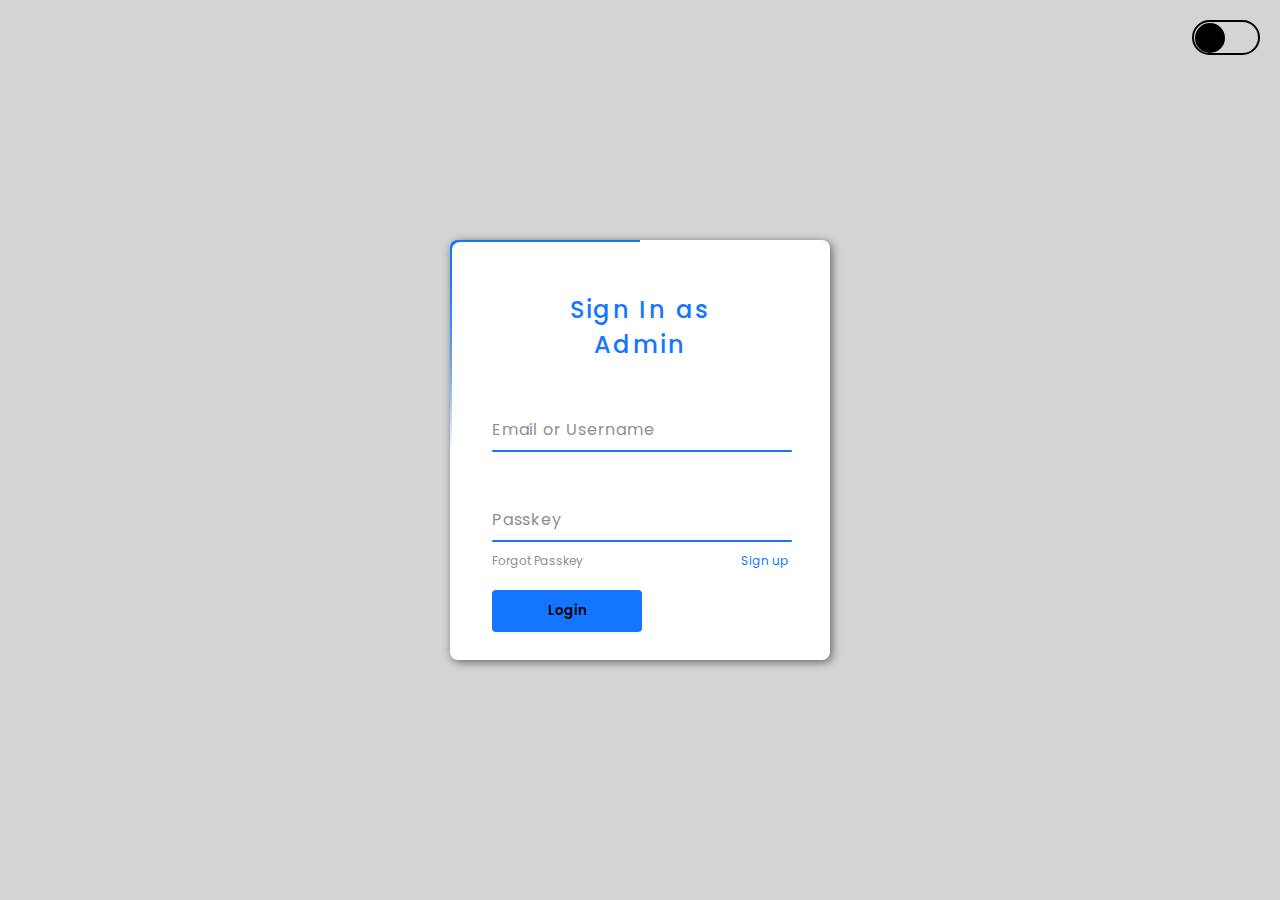
<file: admin login.html>
<!DOCTYPE html>
<html lang="en">
<head>
    <meta charset="UTF-8">
    <meta http-equiv="X-UA-Compatible" content="IE=edge">
    <meta name="viewport" content="width=device-width, initial-scale=1.0">
    <link rel="shortcut icon" href="GradeJet-Light_-_Favicon-removebg-preview.png" type="image/x-icon">
    <title>Document</title>
    <link rel="stylesheet" href="Style for startup.css">
</head>
<body>
    <div>
        <label class="toggle-btn"  id="dark-change"></label>
    </div>
        <div class="box">
            <div class="form">
                <h2>Sign In as <br> Admin</h2>
                <form>
                    <div class="inputBox">
                        <input id="emaila" type="text" required="required" oninput="setCustomValidity('')" oninvalid="setCustomValidity('Your Email or Username Here')">
                        <span>Email or Username</span>
                        <i></i>
                    </div>
                    <div class="inputBox">
                        <input id="passworda" type="password" required="required" oninput="setCustomValidity('')" oninvalid="this.setCustomValidity('Your Password Here')">
                        <span>Passkey</span>
                        <i></i>
                    </div>
                    <div class="links">
                        <a href="#">Forgot Passkey</a>
                        <a href="#">Sign up</a>
                    </div>
                    <button onclick="set(event)" class="submit" type="submit">Login</button>
                </form>
            </div>
        </div>


</body>
<script>
    
</script>
<script src="app.js"></script>

</html>
</file>
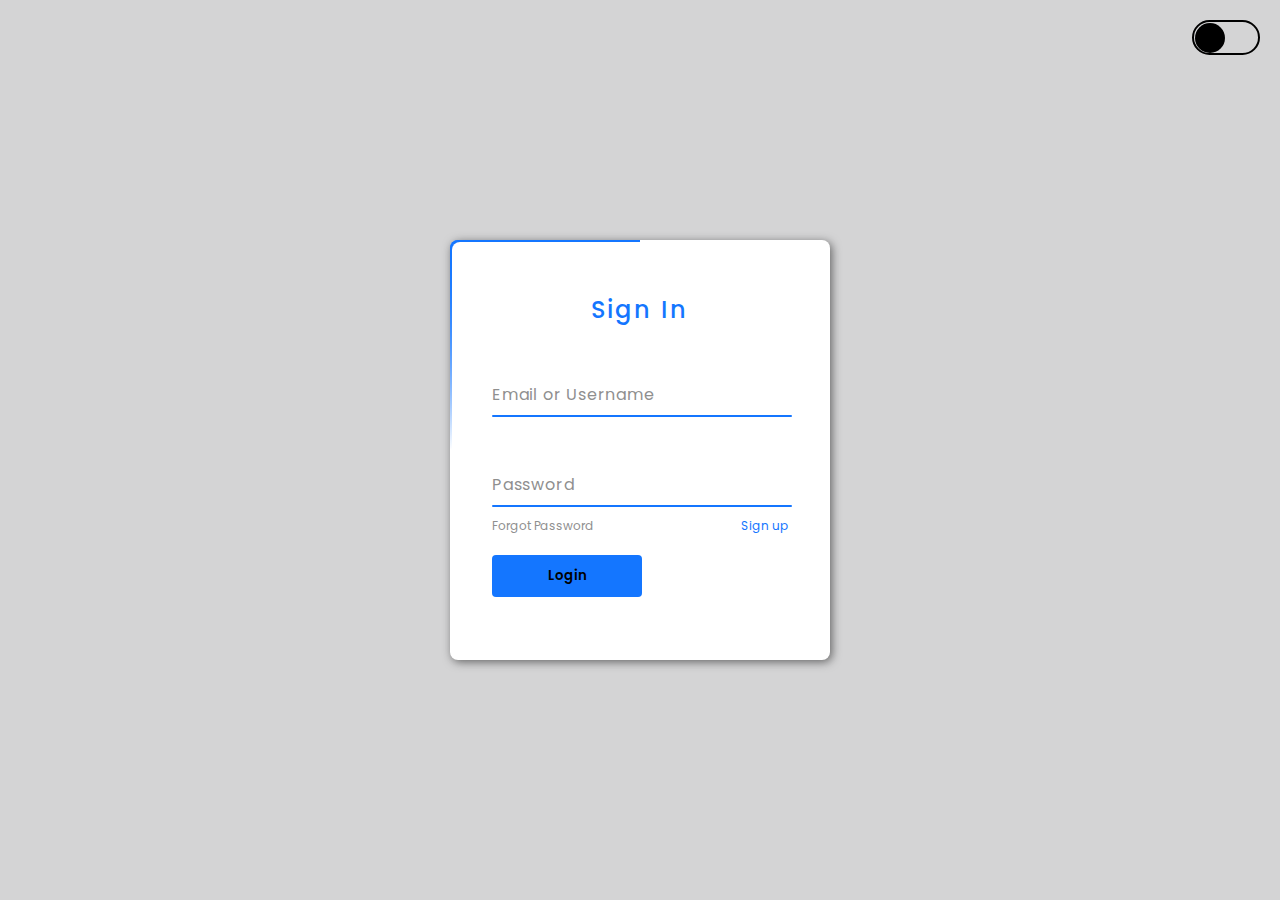
<file: Log in Page.html>
<!DOCTYPE html>
<html lang="en">
<head>
    <meta charset="UTF-8">
    <meta http-equiv="X-UA-Compatible" content="IE=edge">
    <meta name="viewport" content="width=device-width, initial-scale=1.0">
    <link rel="shortcut icon" href="GradeJet-Light_-_Favicon-removebg-preview.png" type="image/x-icon">
    <title>Log In</title>
    <link rel="stylesheet" href="Style for startup.css">
</head>
<body>
    <div>
        <label class="toggle-btn"  id="dark-change"></label>
    </div>
        <div class="box">
            <div class="form">
                <h2>Sign In</h2>
                <form>
                    <div class="inputBox">
                        <input id="email" type="text" required="required" oninput="setCustomValidity('')" oninvalid="setCustomValidity('Your Email or Username Here')">
                        <span>Email or Username</span>
                        <i></i>
                    </div>
                    <div class="inputBox">
                        <input id="password" type="password" required="required" oninput="setCustomValidity('')" oninvalid="this.setCustomValidity('Your Password Here')">
                        <span>Password</span>
                        <i></i>
                    </div>
                    <div class="links">
                        <a href="#">Forgot Password</a>
                        <a href="Sign Up page.html">Sign up</a>
                    </div>
                    <button onclick="login(event)" class="submit" type="submit">Login</button>
                </form>
            </div>
        </div>


</body>
<script src="app.js"></script>
</html>
</file>
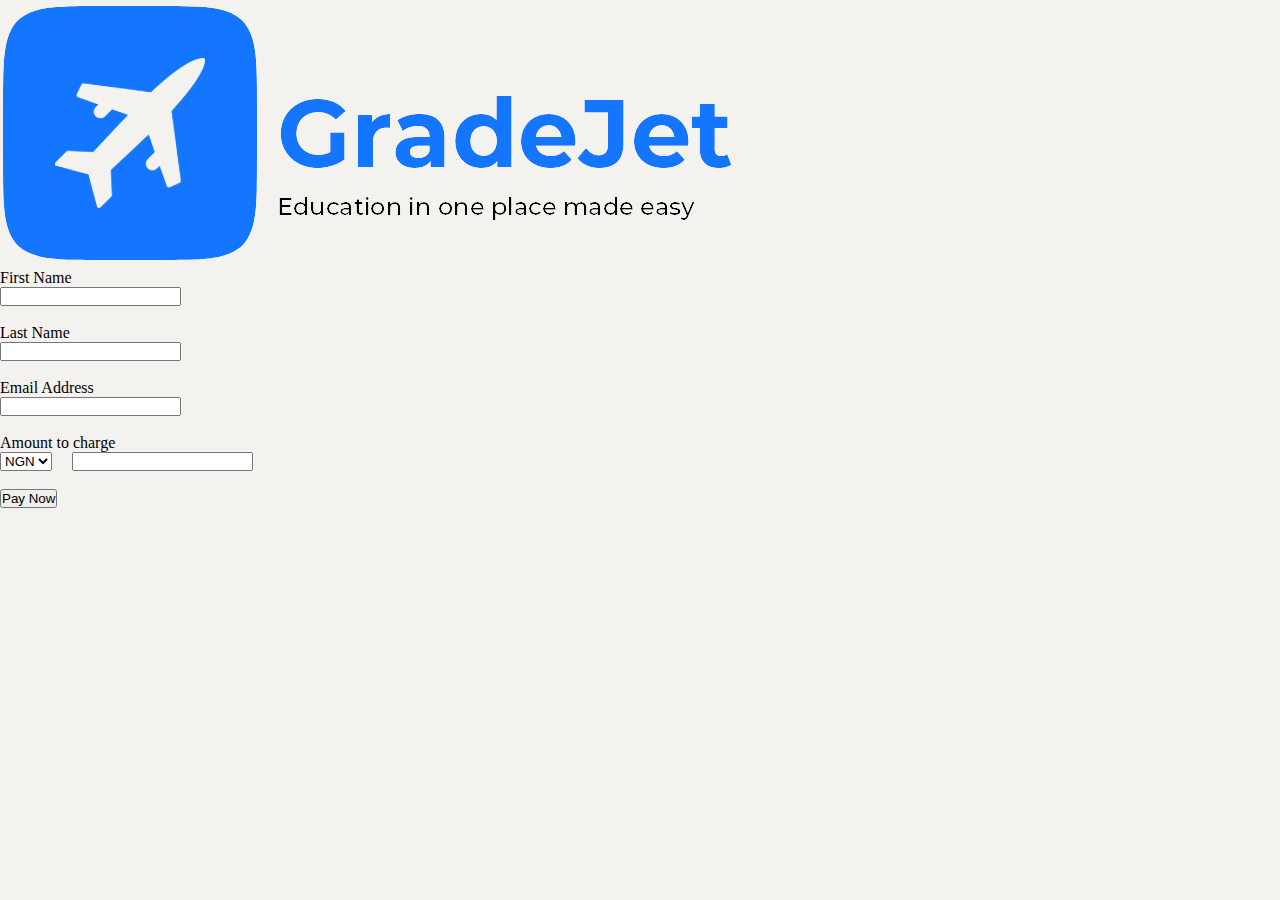
<file: payment.html>
<!DOCTYPE html>
<html lang="en">

<head>
    <meta charset="UTF-8">
    <meta http-equiv="X-UA-Compatible" content="IE=edge">
    <meta name="viewport" content="width=device-width, initial-scale=1.0">
    <title>Document</title>
    <link rel="stylesheet" href="all.css">
</head>

<body>
    <div class="sade">
        <div class="dodo">
            <img src="No back grade.png" alt="">
            <div class="form-div">
                <form id="paymentForm">
                    <div class="flex">
                        <div class="form-group">
                            <label for="first-name">First Name</label>
                            <br>
                            <input type="text" id="first-name" required />
                        </div>
                        &nbsp;
                        &nbsp;
                        <div class="form-group">
                            <label for="last-name">Last Name</label>
                            <br>
                            <input type="text" id="last-name" required />
                        </div>
                    </div>
                    <br>
                    <div class="form-group">
                        <label for="email">Email Address</label>
                        <br>
                        <input type="email" id="email-address" required />
                    </div>
                    <br>
                    <div class="form-group">
                        <label for="amount">Amount to charge</label>
                        <br>
                        <div class="flex">
                            <select>
                                <option value="">NGN</option>
                                <option value="">USD</option>
                                <option value="">EUR</option>
                                <option value="">DZD</option>
                                <option value="">ALL</option>
                                <option value="">AOA</option>
                                <option value="">XCD</option>
                                <option value="">ARS</option>
                            </select>
                            &nbsp;
                            &nbsp;
                            <input type="tel" id="amount" required />
                        </div>
                    </div>
                    <br>
                    <!-- <br> -->
                    <div class="form-submit">
                        <button type="submit" onclick="payWithPaystack()"> Pay Now </button>
                    </div>
                </form>
            </div>
        </div>
    </div>
    

</body>
<script src="https://js.paystack.co/v1/inline.js"></script>

<script>
    const paymentForm = document.getElementById('paymentForm');
    paymentForm.addEventListener("submit", payWithPaystack, false);
    function payWithPaystack(e) {
        e.preventDefault();

        let handler = PaystackPop.setup({
            key: 'pk_test_d1d678c15b0b0c3c1599b09d788ab7238b110de0', // Replace with your public key
            email: document.getElementById("email-address").value,
            amount: document.getElementById("amount").value * 100,
            ref: '' + Math.floor((Math.random() * 1000000000) + 1), // generates a pseudo-unique reference. Please replace with a reference you generated. Or remove the line entirely so our API will generate one for you
            // label: "Optional string that replaces customer email"
            onClose: function () {
                alert('Window closed.');
            },
            callback: function (response) {
                let message = 'Payment complete! Reference: ' + response.reference;
                alert(message);
            }
        });

        handler.openIframe();
    }
</script>

</html>
</file>
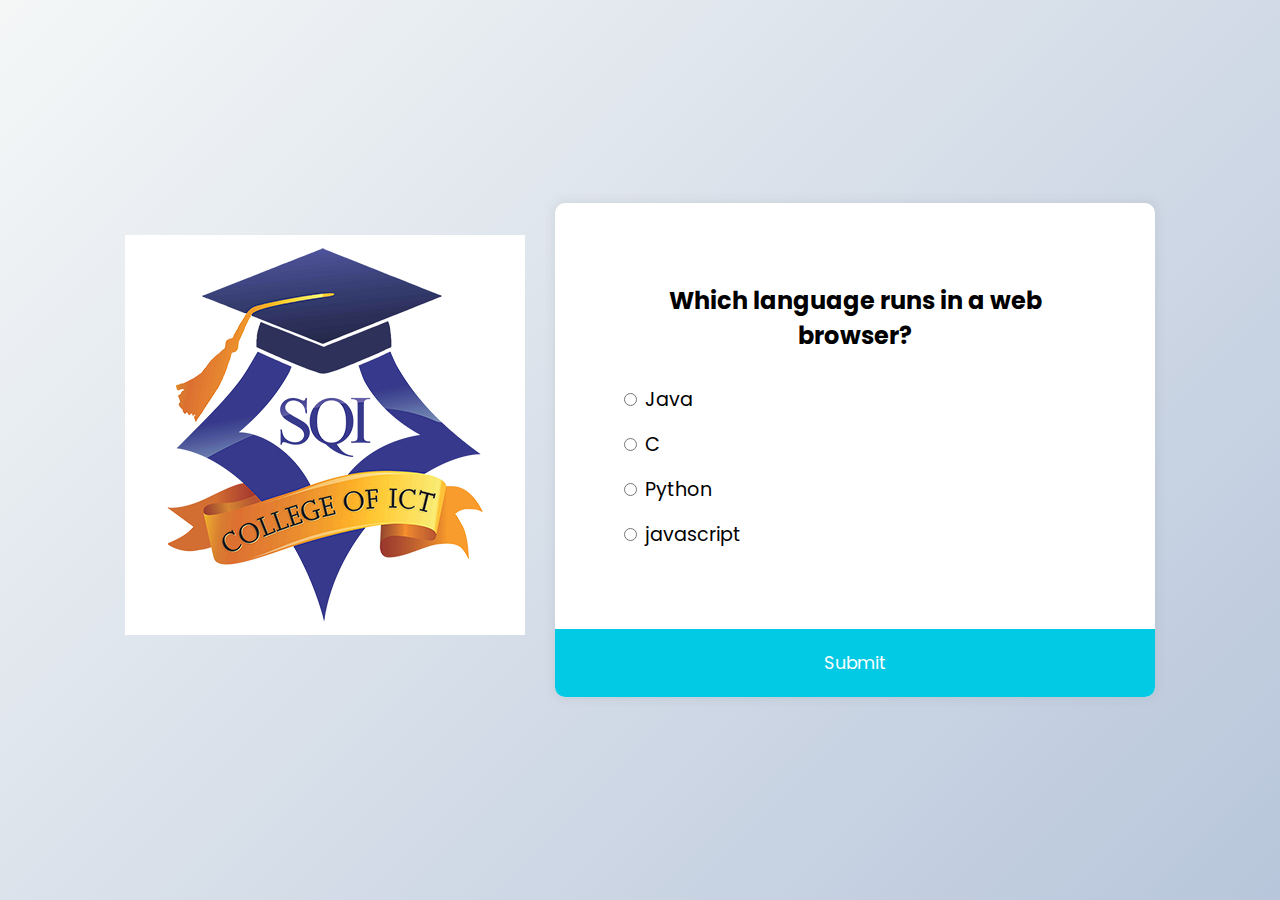
<file: quiz page.html>
<!DOCTYPE html>
<html lang="en">

<head>
  <meta charset="UTF-8">
  <meta http-equiv="X-UA-Compatible" content="IE=edge">
  <meta name="viewport" content="width=device-width, initial-scale=1.0">
  <title>Document</title>
  <style>
    /* coding with nick */
    @import url('https://fonts.googleapis.com/css2?family=Poppins:wght@200;300;400;500&display=swap');

    * {
      box-sizing: border-box;
    }

    body {
      background-color: #b8c6db;
      background-image: linear-gradient(315deg, #b8c6db 0%, #f5f7f7 100%);
      font-family: 'Poppins', sans-serif;
      display: flex;
      align-items: center;
      justify-content: center;
      height: 100vh;
      /* flex-wrap: wrap; */
      overflow: hidden;
      margin: 0;
    }

    .quiz-container {
      background-color: #fff;
      border-radius: 10px;
      box-shadow: 0 0 10px 2px rgba(100, 100, 100, 0.1);
      width: 600px;
      overflow: hidden;
    }

    .quiz-header {
      padding: 4rem;
    }

    h2 {
      padding: 1rem;
      text-align: center;
      margin: 0;
    }

    @media (max-width: 1029px) {
      body {
        flex-wrap: wrap;
      }
    }

    ul {
      list-style-type: none;
      padding: 0;
    }

    ul li {
      font-size: 1.2rem;
      margin: 1rem 0;
    }

    ul li label {
      cursor: pointer;
    }

    button {
      background-color: #03cae4;
      color: #fff;
      border: none;
      display: block;
      width: 100%;
      cursor: pointer;
      font-size: 1.1rem;
      font-family: inherit;
      padding: 1.3rem;
    }

    button:hover {
      background-color: #04adc4;
    }

    button:focus {
      outline: none;
      background-color: #44b927;
    }

    .img {
      margin-right: 30px;
      margin-bottom: 30px;
    }
  </style>
</head>

<body>
  <img class="img" src="co.jpg" alt="">
  <div class="quiz-container" id="quiz">
    <div class="quiz-header">
      <h2 id="question">Question Text</h2>
      <ul>
        <li>
          <input type="radio" name="answer" id="a" class="answer">
          <label for="a" id="a_text">Answer</label>
        </li>
        <li>
          <input type="radio" name="answer" id="b" class="answer">
          <label for="b" id="b_text">Answer</label>
        </li>
        <li>
          <input type="radio" name="answer" id="c" class="answer">
          <label for="c" id="c_text">Answer</label>
        </li>
        <li>
          <input type="radio" name="answer" id="d" class="answer">
          <label for="d" id="d_text">Answer</label>
        </li>
      </ul>
    </div>
    <button id="submit">Submit</button>
  </div>

</body>
<script>
  const quizData = [
    {
      question: "Which language runs in a web browser?",
      a: "Java",
      b: "C",
      c: "Python",
      d: "javascript",
      correct: "d",
    },
    {
      question: "What does CSS stand for?",
      a: "Central Style Sheets",
      b: "Cascading Style Sheets",
      c: "Cascading Simple Sheets",
      d: "Cars SUVs Sailboats",
      correct: "b",
    },
    {
      question: "What does HTML stand for?",
      a: "Hypertext Markup Language",
      b: "Hypertext Markdown Language",
      c: "Hyperloop Machine Language",
      d: "Helicopters Terminals Motorboats Lamborginis",
      correct: "a",
    },
    {
      question: "What year was JavaScript launched?",
      a: "1996",
      b: "1995",
      c: "1994",
      d: "none of the above",
      correct: "b",
    },
  ];
  const quiz = document.getElementById('quiz')
  const answerEls = document.querySelectorAll('.answer')
  const questionEl = document.getElementById('question')
  const a_text = document.getElementById('a_text')
  const b_text = document.getElementById('b_text')
  const c_text = document.getElementById('c_text')
  const d_text = document.getElementById('d_text')
  const submitBtn = document.getElementById('submit')
  let currentQuiz = 0
  let score = 0
  loadQuiz()
  function loadQuiz() {
    deselectAnswers()
    const currentQuizData = quizData[currentQuiz]
    questionEl.innerText = currentQuizData.question
    a_text.innerText = currentQuizData.a
    b_text.innerText = currentQuizData.b
    c_text.innerText = currentQuizData.c
    d_text.innerText = currentQuizData.d
  }
  function deselectAnswers() {
    answerEls.forEach(answerEl => answerEl.checked = false)
  }
  function getSelected() {
    let answer
    answerEls.forEach(answerEl => {
      if (answerEl.checked) {
        answer = answerEl.id
      }
    })
    return answer
  }
  submitBtn.addEventListener('click', () => {
    const answer = getSelected()
    if (answer) {
      if (answer === quizData[currentQuiz].correct) {
        score++
      }
      currentQuiz++
      if (currentQuiz < quizData.length) {
        loadQuiz()
      } else {

        quiz.innerHTML = `
           <h2>You Scored ${score}/${quizData.length} questions correctly</h2>
           <button onclick="check()">Reload</button>
           `
      }

    }

  })
  function check() {
    quiz.innerHTML = `
      <h2>You Scored ${score}/${quizData.length} questions correctly</h2>
    `
    if (score < 2) {
      alert("Oops! You didn't pass the exam, try again next time.")
      window.location.href = "Student dashboard.html"
    } else {
      alert("You've Qualified for the short test, you are now one of our student. All you need now is to make your payment and start the courses you want.")
      window.location.href = "Courses.html"
    }
  }
</script>

</html>
</file>
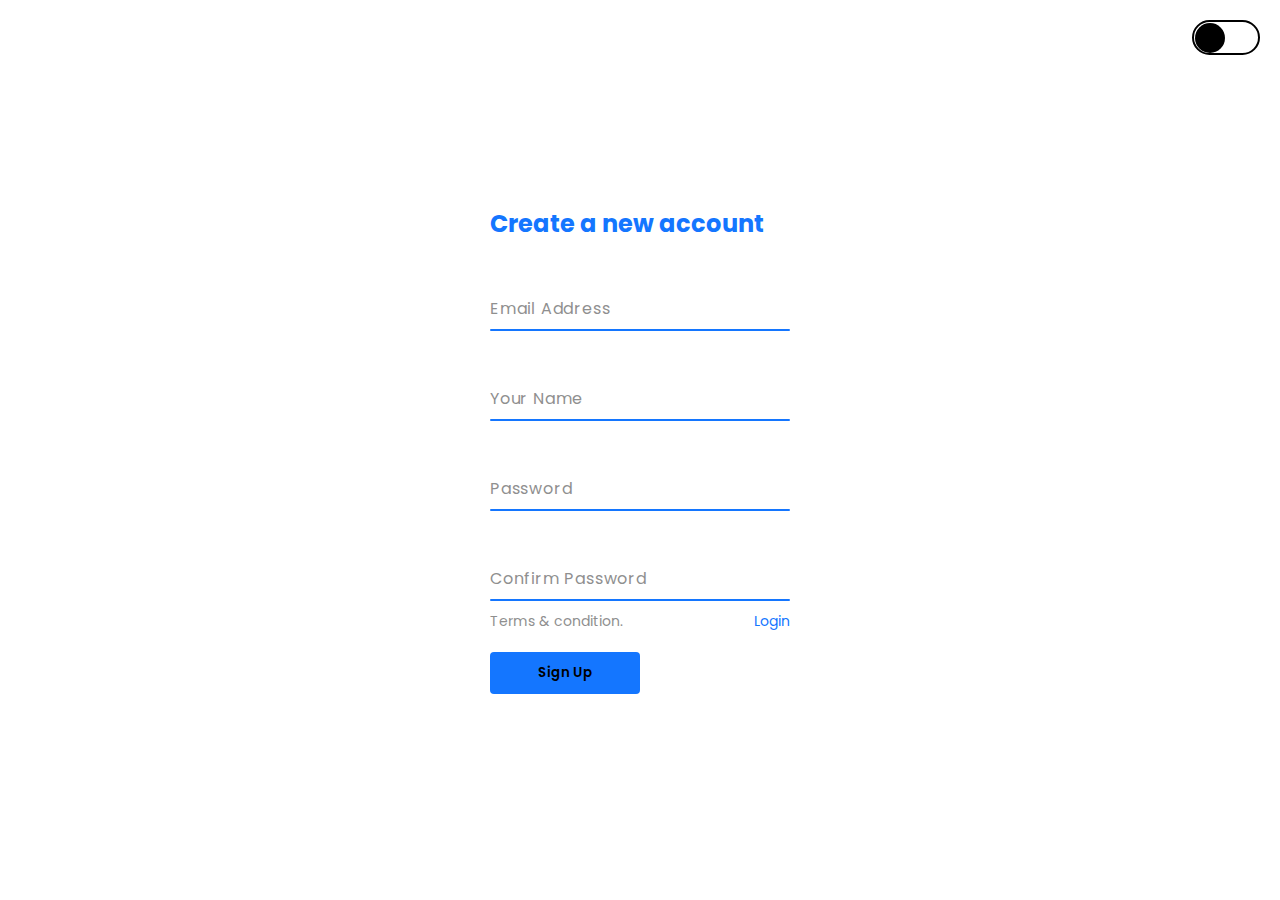
<file: Sign Up page.html>
<!DOCTYPE html>
<html lang="en">
<head>
    <meta charset="UTF-8">
    <meta http-equiv="X-UA-Compatible" content="IE=edge">
    <meta name="viewport" content="width=device-width, initial-scale=1.0">
    <link rel="shortcut icon" href="GradeJet-Light_-_Favicon-removebg-preview.png" type="image/x-icon">
    <title>Sign Up</title>
    <link rel="stylesheet" href="Style for startup.css">
    <style>
        body{
            background-color: white;
        }
        .submit{
            width: 150px;
        }
        .links a{
            font-size: 14px;
        }
    </style>
</head>
<body>
    <div>
        <label class="toggle-btn"  id="dark-change"></label>
    </div>
        <div class="box2">
            <div class="form2">
                <h2 class="create">Create a new account</h2>
                <form>
                    <div class="inputBox">
                        <input id="email2" type="email" required="required" oninput="setCustomValidity('')" oninvalid="setCustomValidity('Your Email Address Here')">
                        <span>Email Address</span>
                        <i></i>
                    </div>
                    <div class="inputBox">
                        <input  id="Name" type="text" required="required" oninput="setCustomValidity('')" oninvalid="this.setCustomValidity('Your Name Here')">
                        <span>Your Name</span>
                        <i></i>
                    </div>
                    <div class="inputBox">
                        <input  id="password2" type="password" required="required" oninput="setCustomValidity('')" oninvalid="this.setCustomValidity('Your Password Here')">
                        <span>Password</span>
                        <i></i>
                    </div>
                    <div class="inputBox">
                        <input id="conpassword" type="password" required="required" oninput="setCustomValidity('')" oninvalid="this.setCustomValidity('Confirm Your Password Here')">
                        <span>Confirm Password</span>
                        <i></i>
                    </div>
                    <div class="links">
                        <a href="#">Terms & condition.</a>
                        <a href="Log in Page.html">Login</a>
                    </div>
                    <button onclick="signup()" class="submit" type="submit">Sign Up</button>
                </form>
            </div>
        </div>


</body>
<script src="app.js"></script>
</html>
</file>
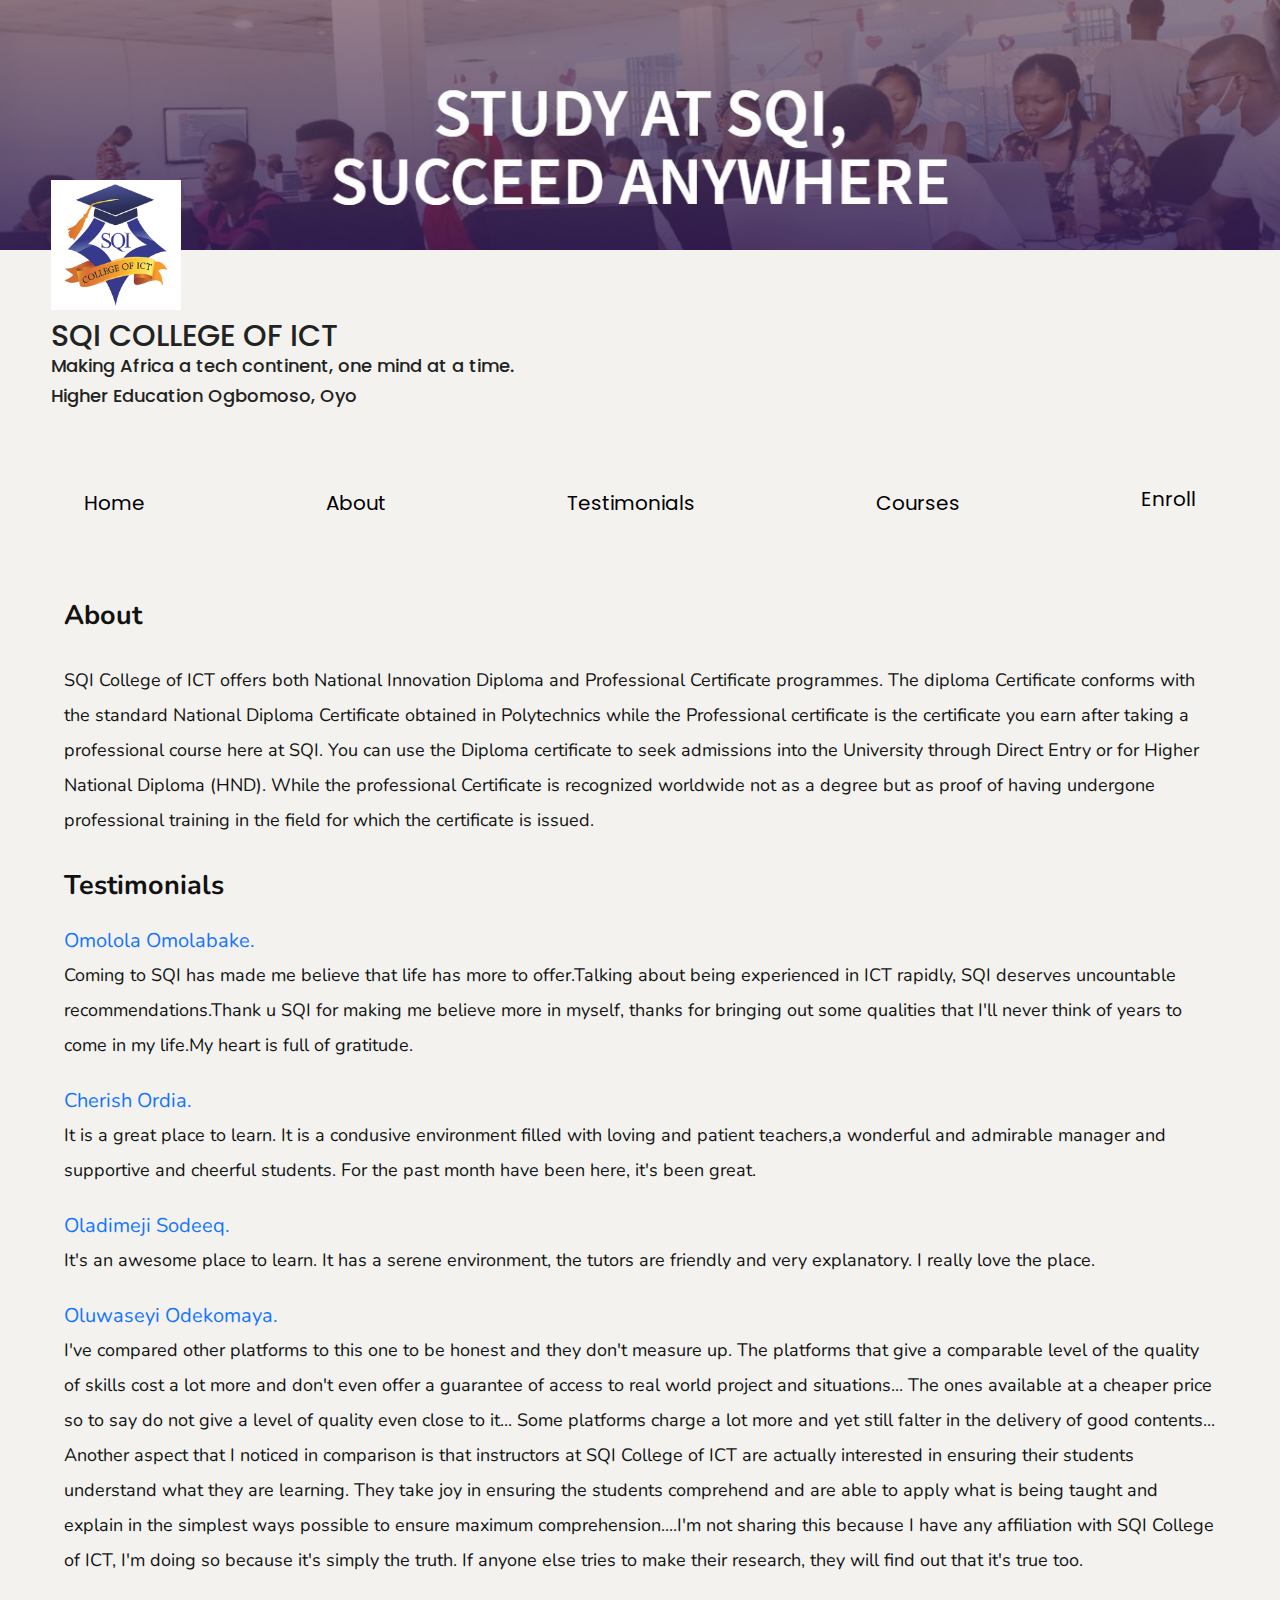
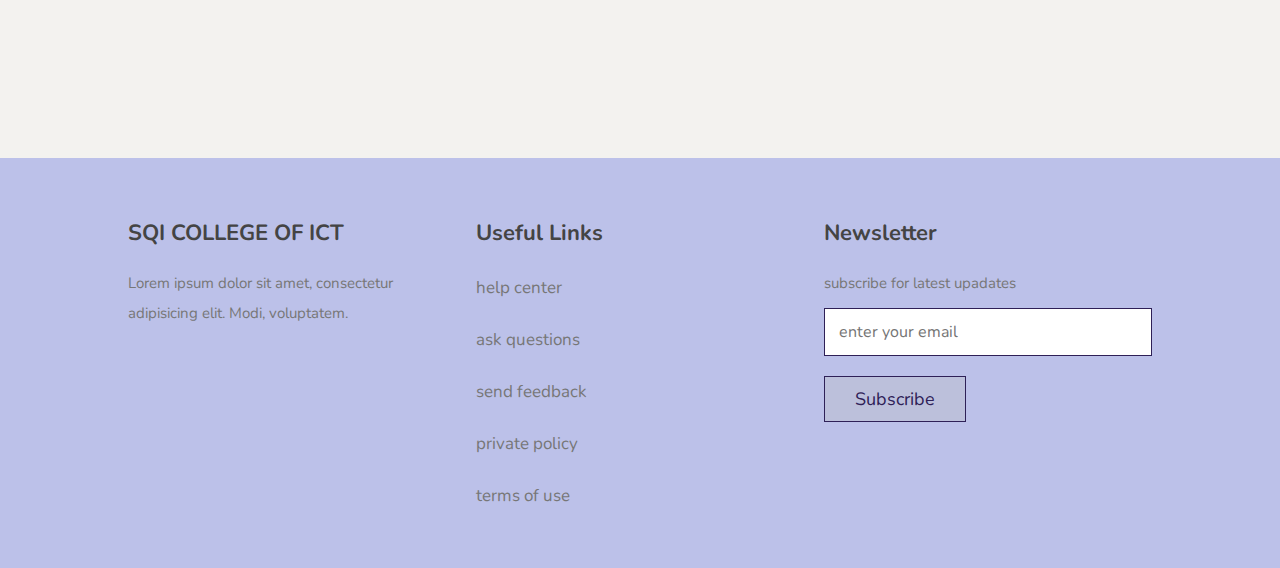
<file: SQI Profile page.html>
<!DOCTYPE html>
<html lang="en">
<head>
    <meta charset="UTF-8">
    <meta http-equiv="X-UA-Compatible" content="IE=edge">
    <meta name="viewport" content="width=device-width, initial-scale=1.0">
    <title>SQI Profile Page</title>
    <link rel="stylesheet" href="all.css">
    <link rel="stylesheet" href="today.css">
    <style>
        div{
            font-size: 18px;
        }
    </style>
</head>
<body>
    <div>
        <div class="profile-set">
            <div class="bac-sqi">
                <img class="buh" src="sqi back.jpeg" alt="">
            </div>
            <div class="info">
                <img class="real-pic" src="co.jpg" alt="">
                <div class="writing">
                    <h2>SQI COLLEGE OF ICT</h2>
                    <p>Making Africa a tech continent, one mind at a time.</p>
                    <p class="cvo">Higher Education Ogbomoso, Oyo</p>
                </div>
            </div>
        </div>
        <div class="closa">
            <div class="btn-navigation">
                <a href="#home"><button>Home</button></a>
                <a href="#about"><button>About</button></a>
                <a href="#testimonials"><button>Testimonials</button></a>
                <a href="courses.html"><button>Courses</button></a>
                <button onclick="enrol()">Enroll</button>
            </div>
            <div class="about" id="about">
                <h2>About</h2>
                <p>SQI College of ICT offers both National Innovation Diploma and Professional Certificate programmes.
    
                    The diploma Certificate conforms with the standard National Diploma Certificate obtained in Polytechnics while the Professional certificate is the certificate you earn after taking a professional course here at SQI.
                    
                    You can use the Diploma certificate to seek admissions into the University through Direct Entry or for Higher National Diploma (HND). While the professional Certificate is recognized worldwide not as a degree but as proof of having undergone professional training in the field for which the certificate is issued.</p>
            </div>
            <div class="testimonials" id="testimonials">
                <h2>Testimonials</h2>
                <div class="dive">
                    <p class="us">Omolola Omolabake.</p>
                    <p>Coming to SQI has made me believe that life has more to offer.Talking about being experienced in ICT rapidly, SQI deserves uncountable recommendations.Thank u SQI for making me believe more in myself, thanks for bringing out some qualities that I'll never think of years to come in my life.My heart is full of gratitude.</p>
                </div>
                <div class="dive">
                    <p class="us">Cherish Ordia.</p>
                    <p>It is a great place to learn. It is a condusive environment filled with loving and patient teachers,a wonderful and admirable manager and supportive and cheerful students. For the past month have been here, it's been great.</p>
                </div>
                <div class="dive">
                    <p class="us">Oladimeji Sodeeq.</p>
                    <p>It's an awesome place to learn. It has a serene environment, the tutors are friendly and very explanatory. I really love the place.</p>
                </div>
                <div class="dive">
                    <p class="us">Oluwaseyi Odekomaya.</p>
                    <p>I've compared other platforms to this one to be honest and they don't measure up. The platforms that give a comparable level of the quality of skills cost a lot more and don't even offer a guarantee of access to real world project and situations... The ones available at a cheaper price so to say do not give a level of quality even close to it... Some platforms charge a lot more and yet still falter in the delivery of good contents... Another aspect that I noticed in comparison is that instructors at SQI College of ICT are actually interested in ensuring their students understand what they are learning. They take joy in ensuring the students comprehend and are able to apply what is being taught and explain in the simplest ways possible to ensure maximum comprehension....I'm not sharing this because I have any affiliation with SQI College of ICT, I'm doing so because it's simply the truth. If anyone else tries to make their research, they will find out that it's true too.</p>
                </div>
            </div>
            <div class="star">
                <div class="enroll" id="enroll">
                    <div class="model">
                        <h2>Enroll</h2>
                        <p>We are really delighted that you chose our institution out of all, We will like to have you as one of our family and we hereby guarantee you a standard learning pace.</p>
                        <br>
                        <p>To enroll in our Institution all you have to do is click on the button below to take an entrance exam.</p>
                        <a href="quiz page.html"><button class="keg">Take Exam</button></a>
                    </div>
                </div>
            </div>
        </div>
        <section class="footer">

            <div class="box-container">
         
               <div class="box">
                  <h3> SQI COLLEGE OF ICT</h3>
                  <p>Lorem ipsum dolor sit amet, consectetur adipisicing elit. Modi, voluptatem.</p>
                  <div class="share">
                     <a href="#" class="fab fa-facebook-f"></a>
                     <a href="#" class="fab fa-twitter"></a>
                     <a href="#" class="fab fa-instagram"></a>
                     <a href="#" class="fab fa-linkedin"></a>
                  </div>
               </div>
         
               <div class="box">
                  <h3>useful links</h3>
                  <a href="#" class="link">help center</a>
                  <a href="#" class="link">ask questions</a>
                  <a href="#" class="link">send feedback</a>
                  <a href="#" class="link">private policy</a>
                  <a href="#" class="link">terms of use</a>
               </div>
         
               <div class="box">
                  <h3>newsletter</h3>
                  <p>subscribe for latest upadates</p>
                  <form action="">
                     <input type="email" name="" placeholder="enter your email" id="" class="email">
                     <input type="submit" value="subscribe" class="btn">
                  </form>
               </div>
         
            </div>
         
         
         </section>
    </div>
</body>
<script src="student.js"></script>
</html>
</file>
<file: Style for startup.css>
@import url('https://fonts.googleapis.com/css2?family=Poppins:wght@300;400;500;600;700;800;900&display=swap');

* {
    margin: 0;
    padding: 0;
    box-sizing: border-box;
    font-family: 'Poppins', sans-serif;
}

.toggle-btn {
    position: absolute;
    width: 68px;
    height: 35px;
    transition: all 0.3s linear;
    right: 20px;
    top: 20px;
    border: 2px solid;
    border-radius: 20px;
}

.toggle-btn:before {
    position: absolute;
    content: '';
    width: 30px;
    height: 30px;
    left: 1px;
    transition: all 0.3s linear;
    top: 1px;
    border-radius: 50%;
    background: #000;
    cursor: pointer;
    transition: 0.4s;
}

.toggle-btn.active:before {
    transition: all 0.3s linear;
    left: 30px;
    background: #fff;
}

body {
    transition: all 0.3s linear;
    display: flex;
    justify-content: center;
    align-items: center;
    min-height: 100vh;
    background-color: rgb(212,212,213);
}

body.night{
    background: #23242a;
    transition: all 0.3s linear;
    color: rgb(20,118,255);
}
body.night{
    background: #23242a;
    transition: all 0.3s linear;
    color: rgb(20,118,255);
}
.duck{
  display: none;
}
.box{
    position: relative;
    width: 380px;
    height: 420px;
    background: #fff;
    border-radius: 8px;
    box-shadow: 2px 2px 10px rgba(0, 0, 0, 0.534);
    overflow: hidden;
}
.box::before{
    content: "";
    position: absolute;
    top: -50%;
    left: -50%;
    width: 380px;
    height: 420px;
    background: linear-gradient(0deg, transparent, rgb(20,118,255), rgb(20,118,255));
    transform-origin: bottom right;
    animation: animate 6s linear infinite;
}
.box::after{
    content: "";
    position: absolute;
    top: -50%;
    left: -50%;
    width: 380px;
    height: 420px;
    background: linear-gradient(0deg, transparent, rgb(20,118,255), rgb(20,118,255));
    transform-origin: bottom right;
    animation: animate 6s linear infinite;
    animation-delay: -3s;
}
@keyframes animate {
    0%{
        transform: rotate(0deg);
    }
    100%{
        transform: rotate(360deg);
    }
}
.form{
    position: absolute;
    inset: 2px;
    border-radius: 8px;
    background: #fff;
    z-index: 10;
    padding: 50px 40px;
    display: flex;
    flex-direction: column;
}
.form h2{
    color: rgb(20,118,255);
    font-weight: 500;
    text-align: center;
    letter-spacing: 0.1em;
}
.logo{
    width: 150px;
    margin-left: 60px;
}
.inputBox{
    position: relative;
    width: 300px;
    margin-top: 35px;
}
.inputBox input{
    position: relative;
    width: 100%;
    padding: 20px 10px 10px;
    background: transparent;
    border: none;
    outline: none;
    color: #23242a;
    font-size: 1em;
    letter-spacing: 0.05em;
    z-index: 10;
}
.inputBox span{
    position: absolute;
    left: 0;
    padding: 20px 0px 10px;
    font-size: 1em;
    color: #8f8f8f;
    pointer-events: none;
    letter-spacing: 0.05em;
    transition: 0.5s;
}
.inputBox input:valid ~ span,
.inputBox input:focus ~ span{
    color: rgb(20,118,255);
    transform: translateX(0px) translateY(-34px);
    font-size: 0.75em;
}
.inputBox i{
    position: absolute;
    left: 0;
    bottom: 0;
    width: 100%;
    height: 2px;
    background: rgb(20,118,255);
    border-radius: 4px;
    transition: 0.5s;
    pointer-events: none;
    z-index: 9;
}
.inputBox input:valid ~ i,
.inputBox input:focus ~ i{
    height: 44px;

}
body.night .form{
    background: #28292d;
}
body.night .box{
    background: #1c1c1c;
}
.links{
    display: flex;
    justify-content: space-between;
}
.links a{
    margin: 10px 0;
    font-size: 0.75em;
    color: #8f8f8f;
    text-decoration: none;
}
.links a:hover, 
.links a:nth-child(2){
    color: rgb(20,118,255);
}
.submit{
    border: none;
    outline: none;
    background: rgb(20,118,255);
    padding: 11px 25px;
    width: 150px;
    margin-top: 10px;
    border-radius: 4px;
    font-weight: 600;
    cursor: pointer;
    color: #000;
}
.submit:active{
    opacity: 0.8;
}
.create{
    color: rgb(20,118,255);
}


:root {
    --dark-text: #f8fbff;
    --light-body: #f3f8fe;
    --light-main: #fdfdfd;
    --light-second: #c3c2c8;
    --light-hover: #f0f0f0;
    --light-text: #151426;
    --light-btn: #9796f0;
    --blue: #0000ff;
    --white: #fff;
    --shadow: rgba(100, 100, 111, 0.2) 0px 7px 29px 0px;
    --font-family: "Poppins";
  }
  .calendar {
    height: fit-content;
    width: max-content;
    background-color: white;
    border-radius: 25px;
    overflow: hidden;
    font-family: 'Poppins', sans-serif;
    padding: 30px 50px 0px 50px;
  }
  .calendar {
    box-shadow: var(--shadow);
  }
  .calendar-header {
    background: #9796f0;
    display: flex;
    justify-content: space-between;
    align-items: center;
    font-weight: 700;
    color: var(--white);
    padding: 10px;
  }
  .calendar-body {
    pad: 10px;
  }
  .calendar-week-days {
    display: grid;
    grid-template-columns: repeat(7, 1fr);
    font-weight: 600;
    cursor: pointer;
    color:rgb(104, 104, 104);
  }
  .calendar-week-days div:hover {
  color:black;
  transform: scale(1.2);
  transition: all .2s ease-in-out;
  }
  .calendar-week-days div {
    display: grid;
    place-items: center;
    color: var(--bg-second);
    height: 50px;
  }
  .calendar-days {
    display: grid;
    grid-template-columns: repeat(7, 1fr);
    gap: 2px;
    color: var(--color-txt);
  }
  .calendar-days div {
    width: 37px;
    height: 33px;
    display: flex;
    align-items: center;
    justify-content: center;
    padding: 5px;
    position: relative;
    cursor: pointer;
    animation: to-top 1s forwards;
  }
  .month-picker {
    padding: 5px 10px;
    border-radius: 10px;
    cursor: pointer;
  }
  .month-picker:hover {
    background-color: var(--color-hover);
  }
  .month-picker:hover {
    color: var(--color-txt);
  }
  .year-picker {
    display: flex;
    align-items: center;
  }
  .year-change {
    height: 30px;
    width: 30px;
    border-radius: 50%;
    display: grid;
    place-items: center;
    margin: 0px 10px;
    cursor: pointer;
  }
  .year-change:hover {
    background-color: var(--light-btn);
    transition:all .2s ease-in-out ;
    transform: scale(1.12);
  }
  .year-change:hover pre {
    color: var(--bg-body);
  }
  .calendar-footer {
    padding: 10px;
    display: flex;
    justify-content: flex-end;
    align-items: center;
  }
  #year:hover{
    cursor: pointer;
    transform: scale(1.2);
    transition: all 0.2 ease-in-out;
  }
  .calendar-days div span {
    position: absolute;
  }
   .calendar-days div:hover {
    transition: width 0.2s ease-in-out, height 0.2s ease-in-out;
    background-color: #fbc7d4;
    border-radius: 20%;
    color: var(--dark-text);
  }
  .calendar-days div.current-date {
    color: var(--dark-text);
    background-color: var(--light-btn);
    border-radius: 20%;
  }
  .month-list {
    position: relative;
    left: 0;
    top: -50px;
    background-color: #ebebeb;
    color: var(--light-text);
    display: grid;
    grid-template-columns: repeat(3, auto);
    gap: 5px;
    border-radius: 20px;
  }
  .month-list > div {
    display: grid;
    place-content: center;
    margin: 5px 10px;
    transition: all 0.2s ease-in-out;
  }
  .month-list > div > div {
    border-radius: 15px;
    padding: 10px;
    cursor: pointer;
  }
  .month-list > div > div:hover {
    background-color:var(--light-btn);
    color: var(--dark-text);
    transform: scale(0.9);
    transition: all 0.2s ease-in-out;
  }
  .month-list.show {
    visibility: visible;
    pointer-events: visible;
    transition: 0.6s ease-in-out;
    animation: to-left .71s forwards;
  }
  .month-list.hideonce{
    visibility: hidden;
  }
  .month-list.hide {
    animation: to-right 1s forwards;
    visibility: none;
    pointer-events: none;
  }
  .date-time-formate {
    width: max-content;
    height: max-content;
    font-family: Dubai Light, Century Gothic;
    position: relative;
    display: inline;
    top: 140px;
    justify-content: center;
  }
  .day-text-formate {
    font-family: Microsoft JhengHei UI;
    font-size: 1.4rem;
    padding-right: 5%;
    border-right: 3px solid #9796f0;
    position: absolute;
    left: -1rem;
  }
  .date-time-value {
    display: block;
    height: max-content;
    width: max-content;
    position: relative;
    left: 40%;
    top: -18px;
    text-align: center;
  }
  .time-formate {
    font-size: 1.5rem;
  }
  .time-formate.hideTime {
    animation: hidetime 1.5s forwards;
  }
  .day-text-formate.hidetime {
    animation: hidetime 1.5s forwards;
  }
  .date-formate.hideTime {
    animation: hidetime 1.5s forwards;
  }
  .day-text-formate.showtime{
    animation: showtime 1s forwards;
  }
  .time-formate.showtime {
    animation: showtime 1s forwards;
  }
  .date-formate.showtime {
    animation: showtime 1s forwards;
  }
  @keyframes to-top {
    0% {
      transform: translateY(0);
      opacity: 0;
    }
    100% {
      transform: translateY(100%);
      opacity: 1;
    }
  }
  @keyframes to-left {
    0% {
      transform: translatex(230%);
      opacity: 1;
    }
    100% {
      transform: translatex(0);
      opacity: 1;
    }
  }
  @keyframes to-right {
    10% {
      transform: translatex(0);
      opacity: 1;
    }
    100% {
      transform: translatex(-150%);
      opacity: 1;
    }
  }
  @keyframes showtime {
    0% {
      transform: translatex(250%);
      opacity: 1;
    }
    100% {
      transform: translatex(0%);
      opacity: 1;
    }
  }
  @keyframes hidetime {
    0% {
      transform: translatex(0%);
      opacity: 1;
    }
    100% {
      transform: translatex(-370%);
      opacity: 1;
    }
  }
  @media (max-width:375px) {
    .month-list>div{
  
      margin: 5px 0px;
    }
  }
</file>
<file: all.css>
@import url('https://fonts.googleapis.com/css2?family=Poppins:ital,wght@0,500;0,600;0,700;1,600&display=swap');
@import url('https://fonts.googleapis.com/css2?family=Montserrat:ital,wght@0,100;0,200;0,300;0,400;0,500;0,600;0,700;1,100;1,200;1,300;1,400;1,500;1,700&display=swap');

* {
  margin: 0;
  padding: 0;
  box-sizing: border-box;
}

.large {
  display: flex;
  width: 100%;
}

.aside {
  width: 320px;
  background-color: rgb(2, 38, 90);
  height: 100%;
  padding-bottom: 20px;
}
.duck{
  /* border: 1px solid black; */
  padding: 20px;
  border-radius: 20px;
  box-shadow: 2px 2px 10px rgba(0, 0, 0, 0.479);

  text-align: center;
  height: 600px;
  width: 400px;
}
.bla{
  /* background-color: #fff; */
  padding: 10px;
  width: 100%;
  display: flex;
  flex-wrap: wrap;
  font-family: 'Poppins', sans-serif;
  font-size: 18px;
  color: #1476ff;
  box-shadow: 2px 2px 10px rgba(0, 0, 0, 0.171);
  height: 450px;
}
.show {
  width: 100%;
  height: 656px;
}
.duck img{
  width: 280px;
  margin: auto;
}
.school-info {
  background-color: rgb(8, 13, 59);
  width: 100%;
  text-align: center;
  padding: 10px;
  /* height: 80px; */
}

.admin-image {
  width: 80px;
  border-radius: 100%;
}

.img-btn {
  background: none;
  border: 0;
  margin: 0 60px;

}

.school-info h4 {
  color: white;
  font-size: 17px;
  margin: 5px 0;
  font-family: 'Montserrat', sans-serif;
}




body {
  background-color: rgb(243, 242, 239);
  padding: 0;
  margin: 0;
}


.flexible {
  display: flex;
  align-items: center;
  font-size: 18px;
}

.dashboard {
  display: flex;
  align-items: center;
  justify-content: space-between;
  padding: 15px;
  color: white;
  cursor: pointer;
  font-family: 'Poppins', sans-serif;
  transition: all 0.3s linear;
}

.dashboard:hover {
  background-color: rgba(8, 13, 59, 0.452);
}

.flexible i {
  color: orange;
}

.nav {
  background-color: white;
  width: 100%;
  /* height: 100px; */
  padding: 5px 10px;
  box-shadow: 2px 2px 5px rgba(0, 0, 0, 0.185);
  display: flex;
  justify-content: space-between;
  align-items: center;
}

.input-bar input {
  width: 500px;
  outline: none;
  font-size: 20px;
  background-color: white;
  border: 0px solid black;
}

.input-bar input::placeholder {
  font-family: 'Poppins', sans-serif;
}

.input-bar i {
  font-size: 25px;
  color: grey;
}

.input-bar {
  display: flex;
  align-items: center;
  /* border: 1px solid black; */
  width: fit-content;
  padding: 8px;
  box-shadow: 3px 5px 3px rgba(0, 0, 0, 0.096);
  border-radius: 70px;
}

.right-text {
  text-align: right;
  font-family: 'Montserrat', sans-serif;
}

.tot {
  font-weight: 600;
  font-size: 18px;
}

.admin-img {
  width: 50px;
  border-radius: 100%;
}

.admin-odd {
  display: flex;
  align-items: center;
  padding: 8px;
  transition: all 0.2s linear;
  border-radius: 5px;
}

.admin-odd:hover {
  background-color: rgba(13, 25, 129, 0.055);
}

.premium {
  border: 2px solid rgb(10, 102, 194);
  font-family: 'Poppins', sans-serif;
  font-size: 15px;
  background-color: whitesmoke;
  width: 118px;
  height: 50px;
  color: grey;
  border-radius: 50px;
}

.premium:hover {
  border: 3px solid rgb(10, 102, 194);
  background-color: rgba(10, 102, 194, 0.075);
}

.viva {
  display: flex;
  align-items: center;
}

.lang {
  padding: 10px;
  font-size: 18px;
  background: none;
  border-radius: 20px;
  font-family: 'Montserrat', sans-serif;
  border: none;
  box-shadow: 0 0 5px 3px rgba(0, 0, 0, 0.11);
}

.vex {
  display: flex;
  align-items: center;
}

.content {
  position: absolute;
  background-color: white;
  box-shadow: 2px 2px 5px rgba(0, 0, 0, 0.116);
  padding: 5px;
  font-size: 20px;
  text-align: center;
  width: 120px;
  font-family: 'Poppins', sans-serif;
  right: -6px;
  display: none;
  top: 50px;
  border-radius: 5px 5px 10px 10px;
  line-height: 30px;
}

.content p {
  cursor: pointer;
}

.content p:hover {
  background-color: rgba(128, 128, 128, 0.116);
}

.bruh {
  position: relative;
}

.bruh:focus-within .content {
  display: block;
}

.body,
.body2,
.body3 {
  background: transparent;
  width: 100%;
  padding: 17px;
  display: block;
  height: 580px;

}

.body2,
.body3 {
  display: none;
}

* {
  margin: 0;
  padding: 0;
}

.board {
  background-color: white;
  border-radius: 10px;
  width: 100%;
  box-shadow: 2px 2px 10px rgba(0, 0, 0, 0.158);
  padding: 20px;
  height: fit-content;
  margin-top: 50px;
}

.board h2 {
  font-weight: 500;
  color: #121212;
  font-family: 'Poppins', sans-serif;
}

.board input {
  width: 100%;
  border: 0;
  outline: none;
  color: #111;
  border-radius: 10px;
  padding: 10px;
  margin-top: 20px;
  font-size: 20px;
  background-color: #e2dede49;
}

.header {
  font-family: 'Montserrat', sans-serif;
  font-size: 26px;
  margin: 20px 10px;
}

.cic {
  display: flex;
  margin: 0 10px;
  align-items: center;
  font-family: 'Poppins', sans-serif;
}

.uj {
  color: rgb(10, 102, 194);
}

.goin {
  width: 260px;
  padding: 20px;
  display: flex;
  align-items: center;
  justify-content: space-between;
  height: 130px;
  background-color: white;
  border-radius: 10px;
  box-shadow: 2px 2px 10px rgba(0, 0, 0, 0.041);
}

.sel {
  font-weight: 700;
}

.goin div {
  text-align: right;
  font-size: 20px;
  font-family: 'Poppins', sans-serif;
}

.fa-users,
.fa-graduation-cap,
.uni,
.koke,
.fa-money-bill-alt {
  color: rgb(10, 102, 194);
  background-color: rgba(10, 102, 194, 0.089);
  padding: 20px;
  font-size: 60px;
  border-radius: 100%;
}

.koke {
  color: orange;
  background-color: rgba(255, 166, 0, 0.137);
}

.fa-money-bill-alt {
  color: crimson;
  background-color: rgba(220, 20, 60, 0.144);
}

.concurrent {
  display: flex;
  flex-wrap: wrap;
  justify-content: space-between;
}

.fa-graduation-cap {
  color: rgb(63, 206, 63);
  background-color: rgba(63, 206, 63, 0.116);
}

.class-attendance,
.expenses {
  background-color: white;
  width: fit-content;
  box-shadow: 2px 2px 10px rgba(0, 0, 0, 0.055);
  border-radius: 8px;
  height: 300px;
}

.expenses {
  width: 400px;
  height: 330px;
  padding: 20px;
}

.expenses h2,
.student h2 {
  color: #121212;
  font-size: 26px;
  font-weight: 500;
  letter-spacing: .5px;
  font-family: 'Poppins', sans-serif;
  margin: 0 0 2px;
}

.dis-flex {
  display: flex;
  margin: 30px 0 0 0;
  flex-wrap: wrap;
  justify-content: space-between;
}

:root {
  --color-primary: #44d4fd;
  --color-label: #111;
  --color-text: #e2dede;
  --font-family: "Poppins";
}


.card {
  position: relative;
  width: 630px;
  padding: 30px;
  border-radius: 24px;
  background: transparent;
  /* box-shadow: 0 50px 100px rgba(0, 0, 0, .08); */
}

.card h2 {
  color: #121212;
  font-size: 26px;
  font-weight: 500;
  letter-spacing: .5px;
  font-family: 'Poppins', sans-serif;
  margin: 0 0 2px;
}

.card p {
  color: var(--color-text);
  font-size: 14px;
  margin: 0 0 16px;
}

.card .pulse {
  position: absolute;
  top: 40px;
  right: 40px;
  width: 14px;
  height: 14px;
  border-radius: 50%;
  background: var(--color-primary);
}

.card .pulse::after {
  content: '';
  position: absolute;
  left: -1px;
  top: -1px;
  width: 100%;
  height: 100%;
  border-radius: 50%;
  border: .1px solid var(--color-primary);
  animation: pulse 3s linear infinite;
  transform-origin: center;
  opacity: .8;
  scale: 0;
}

@keyframes pulse {

  70% {
    scale: 0;
    opacity: .8;
  }

  100% {
    scale: 3;
    opacity: 0;
  }

}

.card .area-chart {
  position: relative;
}

.card .area-chart .grid {
  position: absolute;
  z-index: 0;
  top: 0;
  left: 0;
  width: 100%;
  height: 80%;
  background-image: repeating-linear-gradient(to right,
      transparent 0% 3%,
      #f9f9f9 3% 3.5%,
      transparent 3% 18.65%);
}

.card .area-chart .grid::after {
  content: '';
  position: inherit;
  z-index: 1;
  top: inherit;
  bottom: inherit;
  width: inherit;
  height: 100%;
  background: linear-gradient(180deg,
      transparent,
      transparent,
      transparent);
}

body .apexcharts-tooltip.apexcharts-theme-light {
  color: var(--color-text);
  background: rgba(0, 0, 0, .5);
  backdrop-filter: blur(10px);
  box-shadow: none;
  padding: 8px 6px 4px;
  font-size: 14px;
  font-weight: 500;
  letter-spacing: .5px;
  border: 0;
}

.apexcharts-tooltip-title,
.apexcharts-xaxistooltip-bottom.apexcharts-theme-light {
  display: none;
}

.e1 p {
  font-family: 'Poppins', sans-serif;
  color: grey;
  font-family: 20px;
}

.e1 .e1-p {
  font-weight: 700;
  color: black;
}

.e1-div,
.e2-div,
.e3-div,
.e4-div {
  background-color: rgba(255, 26, 104, 0.2);
  width: 70px;
  border-radius: 50px;
  height: 10px;
}

.e2-div {
  background-color: rgba(54, 162, 235, 0.2);
}

.e3-div {
  background-color: rgba(255, 206, 86, 0.2);
}

.e4-div {
  background-color: rgba(75, 192, 192, 0.2);
}

.cover {
  display: flex;
  justify-content: space-between;
  align-items: center;
  margin: 10px 0;
}

.chartMenu {
  width: 100vw;
  font-family: 'Poppins', sans-serif;
  height: 40px;
  background: #1A1A1A;
  color: rgba(54, 162, 235, 1);
}

.chartMenu p {
  padding: 10px;
  font-family: 'Poppins', sans-serif;
  font-size: 20px;
}

.student {
  background-color: white;
  width: 500px;
  box-shadow: 2px 2px 10px rgba(0, 0, 0, 0.055);
  border-radius: 8px;
  padding: 20px;
  height: 550px;
}

.filter-input {
  width: 100%;
  margin-bottom: 2rem;
  height: 45px;
  padding: 0.5rem 2rem;
  border: 1px solid #ccc;
  border-radius: 10px;
  font-family: 'Montserrat', sans-serif, ;
  outline: none;
  background-color: white;
  font-size: 1rem;
}

table {
  border-collapse: collapse;
  width: 100%;
  font-family: cursive;
  /* font-size: 18px; */
}

th,
td {
  text-align: center;
  padding: 8px;
}

tr:nth-child(even) {
  background-color: rgb(235, 234, 234);
}

.no-item {
  border: 1px solid #ccc;
  padding: 1rem;
  border-left: 5px solid red;
  background-color: pink;
  color: red;
  border-radius: 8px;
  font-size: 1.6rem;
  text-align: center;
}

.smoke {
  width: 30px;
  border-radius: 50%;
}

.drink {
  width: 80px;
  border-radius: 50%;
}





@media (max-width:1115px) {
  .vex {
    display: none;
  }
}

@media (max-width:1074px) {
  .input-bar input {
    width: 400px;
  }
}

@media (max-width:975px) {
  .input-bar input {
    width: 350px;
  }
}

@media (max-width:915px) {
  .input-bar input {
    width: 300px;
  }
}

@media (max-width:862px) {
  .input-bar input {
    width: 230px;
  }
}

@media (max-width:787px) {
  .input-bar input {
    width: 100%;
    font-size: 18px;
  }
}


@import url('https://fonts.googleapis.com/css2?family=Poppins:wght@200;300;400;500;600;700&display=swap');

.sidebar {
  position: fixed;
  left: 0;
  top: 0;
  height: 100%;
  width: 78px;
  background: rgb(8, 13, 59);
  padding: 6px 14px;
  z-index: 99;
  transition: all 0.5s ease;
}

.sidebar.open {
  width: 250px;
}

.sidebar .logo-details {
  height: 60px;
  display: flex;
  align-items: center;
  position: relative;
}

.sidebar .logo-details .icon {
  opacity: 0;
  transition: all 0.5s ease;
}

.sidebar .logo-details .logo_name {
  color: #fff;
  font-size: 20px;
  font-weight: 600;
  opacity: 0;
  transition: all 0.5s ease;
}

.sidebar.open .logo-details .icon,
.sidebar.open .logo-details .logo_name {
  opacity: 1;
}

.sidebar .logo-details #btn {
  position: absolute;
  top: 50%;
  right: 0;
  transform: translateY(-50%);
  font-size: 22px;
  transition: all 0.4s ease;
  font-size: 23px;
  text-align: center;
  cursor: pointer;
  transition: all 0.5s ease;
}

.sidebar.open .logo-details #btn {
  text-align: right;
}

.sidebar i {
  color: #fff;
  height: 60px;
  min-width: 50px;
  font-size: 28px;
  text-align: center;
  line-height: 60px;
}

.sidebar .nav-list {
  margin-top: 20px;
  height: 100%;
}

.sidebar li {
  position: relative;
  /* margin: 8px 0; */
  list-style: none;
}

.sidebar li .tooltip {
  position: absolute;
  top: -20px;
  left: calc(100% + 15px);
  z-index: 3;
  background: #fff;
  box-shadow: 0 5px 10px rgba(0, 0, 0, 0.3);
  padding: 6px 12px;
  border-radius: 4px;
  font-size: 15px;
  font-weight: 400;
  opacity: 0;
  white-space: nowrap;
  pointer-events: none;
  transition: 0s;
}

.sidebar li:hover .tooltip {
  opacity: 1;
  pointer-events: auto;
  transition: all 0.4s ease;
  top: 50%;
  transform: translateY(-50%);
}

.sidebar.open li .tooltip {
  display: none;
}

.sidebar input {
  font-size: 15px;
  color: #FFF;
  font-weight: 400;
  outline: none;
  height: 50px;
  width: 100%;
  width: 50px;
  border: none;
  border-radius: 12px;
  transition: all 0.5s ease;
  background: #1d1b31;
}

.sidebar.open input {
  padding: 0 20px 0 50px;
  width: 100%;
}

.sidebar .bx-search {
  position: absolute;
  top: 50%;
  left: 0;
  transform: translateY(-50%);
  font-size: 22px;
  background: #1d1b31;
  color: #FFF;
}

.sidebar.open .bx-search:hover {
  background: #1d1b31;
  color: #FFF;
}

.sidebar .bx-search:hover {
  background: #FFF;
  color: #11101d;
}

.sidebar li a {
  display: flex;
  height: 100%;
  width: 100%;
  border-radius: 12px;
  align-items: center;
  text-decoration: none;
  transition: all 0.4s ease;
  background: rgb(8, 13, 59);
}

.sidebar li a:hover {
  background: #FFF;
}

.sidebar li a .links_name {
  color: #fff;
  font-size: 15px;
  font-weight: 400;
  white-space: nowrap;
  opacity: 0;
  pointer-events: none;
  transition: 0.4s;
}

.sidebar.open li a .links_name {
  opacity: 1;
  pointer-events: auto;
}

.sidebar li a:hover .links_name,
.sidebar li a:hover i {
  transition: all 0.5s ease;
  color: #11101D;
}

.sidebar li i {
  height: 50px;
  line-height: 50px;
  font-size: 18px;
  border-radius: 12px;
}

.sidebar li.profile {
  position: fixed;
  height: 60px;
  width: 78px;
  left: 0;
  bottom: -8px;
  padding: 10px 14px;
  background: #1d1b31;
  transition: all 0.5s ease;
  overflow: hidden;
}

.sidebar.open li.profile {
  width: 250px;
}
.sidebar li .profile-details {
  display: flex;
  align-items: center;
  flex-wrap: nowrap;
}

.sidebar li img {
  height: 45px;
  width: 45px;
  object-fit: cover;
  border-radius: 6px;
  margin-right: 10px;
}

.sidebar li.profile .name,
.sidebar li.profile .job {
  font-size: 15px;
  font-weight: 400;
  color: #fff;
  white-space: nowrap;
}

.sidebar li.profile .job {
  font-size: 12px;
}

.sidebar .profile #log_out {
  position: absolute;
  top: 50%;
  right: 0;
  transform: translateY(-50%);
  background: #1d1b31;
  width: 100%;
  height: 60px;
  line-height: 60px;
  border-radius: 0px;
  transition: all 0.5s ease;
}

.sidebar.open .profile #log_out {
  width: 50px;
  background: none;
}

.home-section {
  position: relative;
  background: #E4E9F7;
  min-height: 100vh;
  top: 0;
  left: 78px;
  width: calc(100% - 78px);
  transition: all 0.5s ease;
  z-index: 2;
}

.sidebar.open~.home-section {
  left: 250px;
  width: calc(100% - 250px);
}

.text {
  display: inline-block;
  color: #11101d;
  font-size: 25px;
  font-weight: 500;
  margin: 18px
}

.hag {
  color: #111;
  font-size: 30px;
  font-weight: 600;
}

.conts {
  font-size: 25px;
  font-weight: 500;
  margin: 0 18px;
  font-family: 'Poppins', sans-serif;
}

.sef {
  background-color: white;
  border-radius: 10px;
  padding: 10px;
  width: 400px;
  height: 300px;
  margin: 10px 0;
}

.sef h2 {
  font-size: 25px;
}

.i {
  font-size: 18px;
  display: flex;
  justify-content: center;
  font-weight: 400;
  margin: 100px 0;
}

.friends {
  display: flex;
  justify-content: space-between;
  flex-wrap: wrap;
}

.sef i {
  font-weight: 400;
}

.range {
  width: 380px;
  margin-top: 30px;
}

.lex {
  display: flex;
  justify-content: space-between;
  margin-top: -20px;
}

.set {
  display: block;
}

.set2 {
  display: none;
}
.sege{
  display: none;
}
.status {
  border-radius: 100%;
  width: 50px;
}

@media (max-width: 420px) {
  .sidebar li .tooltip {
    display: none;
  }
}





.bar {
  width: 100%;
  background-color: #11101D;
  /* padding:   10px; */
  display: flex;
  overflow-y: scroll;
  justify-content: space-between;
}

.bar::-webkit-scrollbar {
  width: 3px;
  background-color: white;
  height: 5px;
}

.bar::-webkit-scrollbar-thumb {
  width: 3px;
  height: 5px;
  border-radius: 20px;
  background-color: grey;
}

.each {
  display: flex;
  align-items: center;
  width: fit-content;
  border-radius: 8px;
  padding: 0 10px;
  transition: all 0.3s linear;
  font-size: 20px;
  cursor: pointer;
  font-weight: 600;
  margin: 10px 0;
}

.each:hover {
  background-color: rgba(128, 128, 128, 0.13);
}

.sch-name {
  margin-top: -5px;
}







.maintain {
  display: flex;
  justify-content: space-between;
  flex-wrap: wrap;
  margin: 0 20px;
}

/* .maintain .cardo{
    position: relative;
  } */

.maintain .cardo .face {
  width: 300px;
  height: 200px;
  transition: .4s;

}

.maintain .cardo .face.face1 {
  position: relative;
  background: #333;
  display: flex;
  justify-content: center;
  align-content: center;
  align-items: center;
  z-index: 1;
  transform: translateY(100px);
}

.maintain .cardo:hover .face.face1 {
  transform: translateY(0);
  box-shadow:
    inset 0 0 60px whitesmoke,
    inset -20px 0 80px orange,
    inset -20px 0 300px orange,
    0 0 50px #fff,
    10px 0 80px orange;

}

.maintain .cardo:hover .face.sqi {
  transform: translateY(0);
  box-shadow:
    inset 0 0 60px whitesmoke,
    inset -20px 0 80px #093a80,
    inset -20px 0 300px #093a80,
    0 0 50px #fff,
    10px 0 80px #093a80;

}

.maintain .cardo:hover .face.deril {
  transform: translateY(0);
  box-shadow:
    inset 0 0 60px whitesmoke,
    inset -20px 0 80px green,
    inset -20px 0 300px green,
    0 0 50px #fff,
    10px 0 80px green;

}

.maintain .cardo:hover .face.ap {
  transform: translateY(0);
  box-shadow:
    inset 0 0 60px whitesmoke,
    inset -20px 0 80px greenyellow,
    inset -20px 0 300px greenyellow,
    0 0 50px #fff,
    10px 0 80px greenyellow;

}

.maintain .cardo:hover .face.horizon {
  transform: translateY(0);
  box-shadow:
    inset 0 0 60px whitesmoke,
    inset -20px 0 80px white,
    inset -20px 0 300px white,
    0 0 50px #fff,
    10px 0 80px white;

}

.maintain .cardo:hover .face.valencia {
  transform: translateY(0);
  box-shadow:
    inset 0 0 60px whitesmoke,
    inset -20px 0 80px crimson,
    inset -20px 0 300px crimson,
    0 0 50px #fff,
    10px 0 80px crimson;

}

.maintain .cardo:hover .face.obms {
  transform: translateY(0);
  box-shadow:
    inset 0 0 60px whitesmoke,
    inset -20px 0 80px #1476ff,
    inset -20px 0 300px #1476ff,
    0 0 50px #fff,
    10px 0 80px #1476ff;

}

.maintain .cardo:hover .face.ay {
  transform: translateY(0);
  box-shadow:
    inset 0 0 60px whitesmoke,
    inset -20px 0 80px yellow,
    inset -20px 0 300px yellow,
    0 0 50px #fff,
    10px 0 80px yellow;

}


.maintain .cardo .face.face1 .contento {
  opacity: .2;
  transition: 0.5s;
  text-align: center;
}

.maintain .cardo:hover .face.face1 .contento {
  opacity: 1;

}

.maintain .cardo .face.face1 .contento i {
  font-size: 3em;
  color: white;
  display: inline-block;

}

.maintain .cardo .face.face1 .contento h3 {
  font-size: 20px;
  color: white;
  text-align: center;


}

.maintain .cardo .face.face1 .contento a {
  transition: .5s;
}

.maintain .cardo .face.face2 {
  position: relative;
  background: whitesmoke;
  display: flex;
  align-items: center;
  justify-content: center;
  padding: 20px;
  box-sizing: border-box;
  box-shadow: 2px 2px 10px rgba(0, 0, 0, .8);
  transform: translateY(-100px);
}

.maintain .cardo:hover .face.face2 {
  transform: translateY(0);
}

.maintain .cardo .face.face2 .contento p,
a {
  font-size: 10pt;
  margin: 8px 0 0 0;
  padding: 0;
  color: #333;
}

.maintain .cardo .face.face2 .contento a {
  text-decoration: none;
  color: black;
  box-sizing: border-box;
  outline: 1px dashed #333;
  padding: 10px;
  color: white;
  margin: 15px 0 0;
  background-color: #11101D;
  display: inline-block;
}

.maintain .cardo .face.face2 .contento a:hover {
  background: #333;
  color: whitesmoke;
  box-shadow: inset 0px 0px 10px rgba(0, 0, 0, 0.5);
}

.bac-sqi {
  width: 100%;
  position: relative;
  height: 250px;
  overflow: hidden;
}
.buh{
  position: absolute;
  top: -110px;
  width: 100%;
}

.real-pic {
  /* border-radius: 50%; */
  width: 130px;
  /* border: 5px solid rgb(243, 242, 239); */

}
.profile-set{
  position: relative;
}
.info {
  position: absolute;
  left: 4%;
  top: 180px;
}

.writing h2,
.writing p {
  font-family: 'Poppins', sans-serif;
  font-size: 30px;
  color: #222;
}
.cvo{
  font-weight: 200;
}
.closa{
  margin: 180px 5%;
}
.btn-navigation{
  display: flex;
  justify-content: space-between;
}
.btn-navigation button{
  padding: 20px;
  font-size: 20px;
  margin: 30px 0;
  color: black;
  border-radius: 10px;
  cursor: pointer;
  background: none;
  border: 0;
  font-family: 'Poppins', sans-serif;
}
html{
  scroll-behavior: smooth;
}
.btn-navigation button:hover{
  background-color: rgba(220, 220, 220, 0.473);
}
.dive{
  margin: 20px 0;
}
.us{
  color: #1476ff;
  font-size: 20px;
}
.about, .testimonials{
  font-family: 'Poppins', sans-serif;
  line-height: 35px;
  text-align: left;
  margin: 30px 0;
  color: #121212;
}
.star{
  display: none;
}
.enroll{
  background-color: rgba(255, 255, 255, 0.37);
  position: absolute;
  top: 0;
  width: 100%;
  height: 100%;
  left: 0;
  display: flex;
  align-items: center;
  justify-content: center;
}
.model{
  width: 400px;
  height: 500px;
  border-radius: 20px;
  color: white;
  background-color: rgb(0,4,66);
  padding: 20px;
}
.model h2{
  font-family: 'Poppins', sans-serif;
  font-size: 40px;
  text-align: center;
}
.model p{
  font-size: 21px;
  font-family: 'Poppins', sans-serif;
}
.model button{
  padding: 15px;
  background-color: #fff;
  border-radius: 10px;
  font-size: 18px;
  color: rgb(0,4,66);
  margin: 10px 110px;
}
.writing h2{
  line-height: 20px;
  font-weight: 500;
  margin-top: 10px;
}
.writing p {
  font-size: 18px;
  margin: 10px 0;
  line-height: 20px;
  font-weight: 500;
}

.contact {
  margin-top: 20px;
  font-size: 30px;
  font-family: 'Poppins', sans-serif;
}

.flexed {
  display: flex;
  align-items: center;
  flex-wrap: wrap;
  justify-content: space-between;
}

.flexed input {
  outline: none;
  border: 0;
  border-radius: 5px;
  padding: 5px;
  font-family: 'Poppins', sans-serif;
  font-size: 29px;
  width: 250px;
  background-color: rgba(128, 128, 128, 0.137);
  height: 40px;
  transition: all 0.5s linear;
}




.flexed input:hover {
  background-color: rgba(128, 128, 128, 0.295);
}
.noneModal{
  display: none;
}
.madd{
  display: flex;
  align-items: center;
  text-align: center;
}
.madd h2{
  margin: auto;
}
.madd button{
  font-size: 20px;
  color: white;
  background: none;
  padding: 10px;
}
.modal {
  position: absolute;
  background-color: rgba(255, 255, 255, 0.384);
  top: 0;
  width: 100%;
  height: 100%;
  display: flex;
  justify-content: center;
  align-items: center;
}

.msg-box {
  background-color: #1d1b31;
  width: 400px;
  border-radius: 10px;
  padding: 10px;
  height: 500px;

}

.msg-box h2 {
  color: white;
  font-family: cursive;
  font-size: 30px;
  text-align: center;
}

.chatBox {
  background-color: transparent;
  width: 100%;
  height: 82%;
}

.sendCoup {
  display: flex;
}

.gud{
  border-radius: 20px 20px 20px 0px;
  width: fit-content;
  color: white;
  padding: 5px 10px;
  display: block;
  justify-content: right;
  margin: 5px 0;
  font-size: 22px;
  font-family: 'Poppins', sans-serif;
  background-color: #1476ff;
}
.gud button{
  background: none;
  border: 0;
}
.sendCoup input {
  outline: none;
  padding: 5px;
  font-size: 23px;
  border-radius: 5px;
  border: 0;
  width: 500px;
  color: #111;
  background-color: #fff;
}

.sendCoup button {
  background-color: #1c66ce;
  border: 0;
  padding: 10px;
  color: white;
}
@media (max-width:837px) {
  .buh{
    position: absolute;
    top: -50px;
  }
}
</file>
<file: today.css>
@import url('https://fonts.googleapis.com/css2?family=Poppins:ital,wght@0,500;0,600;0,700;1,600&display=swap');

@import url("https://fonts.googleapis.com/css2?family=Nunito:wght@200;300;400;500;600&display=swap");
* {
  font-family: 'Nunito', sans-serif;
  margin: 0;
  padding: 0;
  -webkit-box-sizing: border-box;
          box-sizing: border-box;
  outline: none;
  border: none;
  text-decoration: none;
  -webkit-transition: all .2s linear;
  transition: all .2s linear;
}
.ilo{
  width: 50px;
}
img {
  -webkit-user-select: none;
     -moz-user-select: none;
      -ms-user-select: none;
          user-select: none;
}

html {
  font-size: 62.5%;
  overflow-x: hidden;
}

/* html::-webkit-scrollbar {
  width: 1rem;
}

html::-webkit-scrollbar-track {
  background: transparent;
}

html::-webkit-scrollbar-thumb {
  background: #2e2057;
} */

section {
  padding: 5rem 10%;
}
.form-submit button{
  padding: 10px;
  border-radius: 8px;
  border: none;
  background-color: #3db760;
  color: white;
  margin: 0px 120px;
  font-family: 'Poppins', sans-serif;
  font-size: 18px;
}

.form-div{
  border: 1px solid gray;
  padding: 20px;
  width: 400px;
  /* height: 330px; */
  background-color: #fbfbfb;
  border-radius: 10px;
}
.form-group label{
  /* font-weight: 700; */
  font-family: 'Poppins', sans-serif;
  color: #000;
  font-size: 18px;
}
.form-group input{
  width: 100%;
  border: 1px solid grey;
  background-color: #fff;
  outline: none;
  font-size: 17px;
  padding: 5px;
  border-radius: 3px;
}
.form-group select{
  width: 50%;
  border: 1px solid grey;
  outline: none;
  background: none;
}

.flex{
  display: flex;
  justify-content: space-between;
}
.heading-link {
  text-align: center;
  background: url(courses.jpg) no-repeat;
  background-size: cover;
  background-position: center;
}
/* .content button{
  background:none;
  border: 0;
} */
.dodo img{
  width: 200px;
  margin: 20px 50px;
}
.sade{
  display: flex;
  justify-content: center;
  align-items: center;
  background-color: #fbfbfb;
  padding: 20px 30px;
  border-radius: 10px;
  width: 400px;
}
.seen{
  display: none;
}
.snort{
  position: fixed;
  background-color: rgba(255, 255, 255, 0.432);
  width: 100%;
  height: 100%;
  z-index: 99999;
  display: flex;
  justify-content: center;
  align-items: center;
  top: 0;
}
.heading-link h3 {
  font-size: 50px;
  text-transform: capitalize;
  color: #000442;
}

.heading-link p {
  font-size: 2rem;
  line-height: 2;
  font-weight: 800;
  visibility: hidden;
  color: #000442;
}

.heading-link p a {
  color: #2e2057;
}

.heading-link p a:hover {
  text-decoration: underline;
}

.heading {
  text-align: center;
  margin-bottom: 3rem;
  font-size: 3.5rem;
  text-transform: capitalize;
  color: #444;
}
.lol{
  visibility: hidden;
}
.btn {
  display: inline-block;
  margin-top: 1rem;
  padding: 1rem 3rem;
  font-size: 1.8rem;
  border: 0.1rem solid #2e2057;
  background: #bcbed193;
  color: #2e2057;
  cursor: pointer;
  text-transform: capitalize;
}

.btn:hover {
  background: #2e2057;
  color: #fff;
}

.header {
  position: -webkit-sticky;
  position: sticky;
  top: 0;
  left: 0;
  right: 0;
  background: #fff;
  -webkit-box-shadow: 0 0.5rem 1rem rgba(0, 0, 0, 0.1);
          box-shadow: 0 0.5rem 1rem rgba(0, 0, 0, 0.1);
  padding: 2rem 10%;
  display: -webkit-box;
  display: -ms-flexbox;
  display: flex;
  -webkit-box-align: center;
      -ms-flex-align: center;
          align-items: center;
  z-index: 1000;
}

.header .logo {
  margin-right: auto;
  font-size: 2.5rem;
  text-transform: capitalize;
  color: #444;
  display: flex;
  align-items: center;
  font-weight: bolder;
}

.header .logo i {
  color: #2e2057;
}

.header .navbar {
  position: relative;
}

.header .navbar #close-navbar {
  position: absolute;
  top: 1.5rem;
  right: 2rem;
  font-size: 4rem;
  cursor: pointer;
  color: #444;
  display: none;
}

.header .navbar #close-navbar:hover {
  -webkit-transform: rotate(90deg);
          transform: rotate(90deg);
}

.header .navbar a {
  margin-right: 2rem;
  font-size: 2rem;
  text-transform: capitalize;
  color: #444;
}

.header .navbar a:hover {
  color: #2e2057;
}

.header .icons div {
  cursor: pointer;
  font-size: 2.5rem;
  color: #444;
  margin-left: 1.5rem;
}

.header .icons div:hover {
  color: #2e2057;
}

.header #menu-btn {
  display: none;
}

.account-form {
  position: fixed;
  top: 0;
  right: -105%;
  width: 35rem;
  background: #fff;
  display: -webkit-box;
  display: -ms-flexbox;
  display: flex;
  -webkit-box-orient: vertical;
  -webkit-box-direction: normal;
      -ms-flex-flow: column;
          flex-flow: column;
  gap: 2rem;
  -webkit-box-pack: center;
      -ms-flex-pack: center;
          justify-content: center;
  height: 100%;
  z-index: 1200;
  padding: 2rem;
  text-align: center;
}

.account-form.active {
  right: 0;
  -webkit-box-shadow: 0 0 0 100vw rgba(0, 0, 0, 0.8);
          box-shadow: 0 0 0 100vw rgba(0, 0, 0, 0.8);
}

.account-form #close-form {
  position: absolute;
  top: 1.5rem;
  right: 2.5rem;
  font-size: 4rem;
  cursor: pointer;
  color: #444;
}

.account-form #close-form:hover {
  -webkit-transform: rotate(90deg);
          transform: rotate(90deg);
}

.account-form form {
  border: 0.1rem solid #2e2057;
  padding: 2rem;
  display: none;
}

.account-form form.active {
  display: block;
}

.account-form form h3 {
  font-size: 2.5rem;
  text-transform: capitalize;
  color: #444;
  padding-bottom: .5rem;
  text-transform: uppercase;
}

.account-form form .box {
  width: 100%;
  padding: 1.2rem 1.4rem;
  border: 0.1rem solid #2e2057;
  font-size: 1.6rem;
  margin: .7rem 0;
}

.account-form form .flex {
  padding: 1rem 0;
  display: -webkit-box;
  display: -ms-flexbox;
  display: flex;
  -webkit-box-align: center;
      -ms-flex-align: center;
          align-items: center;
  gap: .5rem;
}

.account-form form .flex label {
  font-size: 1.5rem;
  color: #777;
  cursor: pointer;
}

.account-form form .flex a {
  font-size: 1.5rem;
  color: #777;
  margin-left: auto;
}

.account-form form .flex a:hover {
  text-decoration: underline;
  color: #2e2057;
}

.account-form form .btn {
  width: 100%;
}

.account-form .buttons .btn {
  margin: 0 .5rem;
}

.account-form .buttons .btn.active {
  background: #2e2057;
  color: #fff;
}

.home {
  padding: 0;
}

.home .slide {
  display: -webkit-box;
  display: -ms-flexbox;
  display: flex;
  -webkit-box-align: center;
      -ms-flex-align: center;
          align-items: center;
  height: 60rem;
  background-size: cover !important;
  background-position: center !important;
}

.home .slide .content {
  width: 50rem;
}

.home .slide .content h3 {
  font-size: 5rem;
  text-transform: capitalize;
  color: #444;
  color: #fff;
}

.home .slide .content p {
  font-size: 1.6rem;
  line-height: 2;
  color: #777;
  color: #eee;
  padding: 1rem 0;
}

.swiper-pagination-bullet-active {
  background: #2e2057;
}

.subjects .box-container {
  display: -ms-grid;
  display: grid;
  -ms-grid-columns: (minmax(16rem, 1fr))[auto-fit];
      grid-template-columns: repeat(auto-fit, minmax(16rem, 1fr));
  gap: 2rem;
}

.subjects .box-container .box {
  padding: 3rem 2rem;
  text-align: center;
  border: 0.1rem solid #2e2057;
  background: #f0fdfa;
  cursor: pointer;
}

.subjects .box-container .box:hover {
  background: #2e2057;
}

.subjects .box-container .box:hover h3 {
  color: #fff;
}

.subjects .box-container .box:hover p {
  color: #eee;
}

.subjects .box-container .box img {
  height: 10rem;
  margin-bottom: .7rem;
}

.subjects .box-container .box h3 {
  font-size: 1.7rem;
  text-transform: capitalize;
  color: #444;
  padding: .5rem 0;
}

.subjects .box-container .box p {
  font-size: 1.5rem;
  line-height: 2;
  color: #777;
}

.home-courses .slide {
  text-align: center;
  position: relative;
  background: #f0fdfa;
  overflow: hidden;
}

.home-courses .slide:hover .content {
  bottom: 0;
}

.home-courses .slide .image {
  padding: 2rem;
}

.home-courses .slide .image img {
  width: 100%;
  margin-bottom: 1.5rem;
}

.home-courses .slide .image h3 {
  font-size: 2rem;
  text-transform: capitalize;
  color: #444;
}

.home-courses .slide .content {
  position: absolute;
  bottom: -100%;
  right: 0;
  left: 0;
  background: #2e2057;
  padding: 2rem 3rem;
}

.home-courses .slide .content h3 {
  font-size: 2rem;
  text-transform: capitalize;
  color: #444;
  color: #fff;
}

.home-courses .slide .content p {
  padding: 1rem 0;
  font-size: 1.5rem;
  line-height: 2;
  color: #777;
  color: #eee;
}

.home-courses .slide .content .btn:hover {
  background: #444;
}

.about {
  display: -webkit-box;
  display: -ms-flexbox;
  display: flex;
  -webkit-box-align: center;
      -ms-flex-align: center;
          align-items: center;
  -ms-flex-wrap: wrap;
      flex-wrap: wrap;
  gap: 3rem;
}

.about .image {
  -webkit-box-flex: 1;
      -ms-flex: 1 1 40rem;
          flex: 1 1 40rem;
}

.about .image img {
  width: 100%;
}

.about .content {
  -webkit-box-flex: 1;
      -ms-flex: 1 1 40rem;
          flex: 1 1 40rem;
}

.about .content .about-title {
  font-size: 3rem;
  text-transform: capitalize;
  color: #444;
}

.about .content p {
  font-size: 1.5rem;
  line-height: 2;
  color: #777;
  padding: 1rem 0;
}

.about .content .icons-container {
  margin-top: 1rem;
  display: -ms-grid;
  display: grid;
  -ms-grid-columns: (minmax(16rem, 1fr))[auto-fit];
      grid-template-columns: repeat(auto-fit, minmax(16rem, 1fr));
  gap: 2rem;
}

.about .content .icons-container .icons {
  text-align: center;
  border: 0.1rem solid #2e2057;
  background: #f0fdfa;
  padding: 3rem 2rem;
}

.about .content .icons-container .icons img {
  height: 5rem;
  margin-bottom: .5rem;
}

.about .content .icons-container .icons h3 {
  padding: .5rem 0;
  font-size: 3rem;
  text-transform: capitalize;
  color: #444;
}

.about .content .icons-container .icons span {
  font-size: 1.5rem;
  line-height: 2;
  color: #777;
}

.teachers .slide {
  text-align: center;
}

.teachers .slide:hover .image img {
  background: #2e2057;
}

.teachers .slide:hover .image .share {
  bottom: 0;
}

.teachers .slide .image {
  position: relative;
  overflow: hidden;
}

.teachers .slide .image img {
  background: #f0fdfa;
  width: 100%;
}

.teachers .slide .image .share {
  position: absolute;
  bottom: -10rem;
  left: 0;
  right: 0;
  background: rgba(0, 0, 0, 0.8);
  padding: 2rem;
}

.teachers .slide .image .share a {
  font-size: 3rem;
  margin: 0 1rem;
  color: #fff;
}

.teachers .slide .image .share a:hover {
  color: #2e2057;
}

.teachers .slide .content {
  display: -webkit-box;
  display: -ms-flexbox;
  display: flex;
  padding-top: 1rem;
  -webkit-box-align: center;
      -ms-flex-align: center;
          align-items: center;
  -webkit-box-pack: justify;
      -ms-flex-pack: justify;
          justify-content: space-between;
}

.teachers .slide .content h3 {
  font-size: 2rem;
  text-transform: capitalize;
  color: #444;
}

.teachers .slide .content span {
  font-size: 1.5rem;
  line-height: 2;
  color: #777;
}

.reviews .slide {
  text-align: center;
}

.reviews .slide p {
  font-size: 1.5rem;
  line-height: 2;
  color: #777;
  position: relative;
  background: #f0fdfa;
  border: 0.1rem solid #2e2057;
  margin-bottom: 3rem;
  padding: 2rem;
}

.reviews .slide p::before {
  content: '';
  position: absolute;
  bottom: -1.2rem;
  left: 50%;
  -webkit-transform: translateX(-50%) rotate(45deg);
          transform: translateX(-50%) rotate(45deg);
  background: #f0fdfa;
  border-bottom: 0.1rem solid #2e2057;
  border-right: 0.1rem solid #2e2057;
  height: 2rem;
  width: 2rem;
}

.reviews .slide img {
  height: 7rem;
  width: 7rem;
  border-radius: 50%;
}

.reviews .slide h3 {
  font-size: 2.2rem;
  text-transform: capitalize;
  color: #444;
  padding: .5rem 0;
}

.reviews .slide .stars {
  font-size: 1.2rem;
  color: #2e2057;
}

.courses .box-container {
  display: -ms-grid;
  display: grid;
  -ms-grid-columns: (minmax(30rem, 1fr))[auto-fit];
      grid-template-columns: repeat(auto-fit, minmax(30rem, 1fr));
  gap: 2rem;
}

.courses .box-container .box:hover .image img {
  -webkit-transform: scale(1.1);
          transform: scale(1.1);
}

.courses .box-container .box.hide {
  display: none;
}

.courses .box-container .box .image {
  height: 25rem;
  overflow: hidden;
  position: relative;
}

.courses .box-container .box .image img {
  height: 100%;
  width: 100%;
  -o-object-fit: cover;
     object-fit: cover;
}

.courses .box-container .box .image h3 {
  font-size: 1.5rem;
  text-transform: capitalize;
  color: #444;
  position: absolute;
  top: 1rem;
  left: 1rem;
  padding: .5rem 1.5rem;
  background: #fff;
}

.courses .box-container .box .content {
  padding: 2rem;
  text-align: center;
  border: 0.1rem solid #2e2057;
}

.courses .box-container .box .content h3 {
  font-size: 2rem;
  text-transform: capitalize;
  color: #444;
}

.courses .box-container .box .content p {
  padding: 1rem 0;
  font-size: 1.6rem;
  line-height: 2;
  color: #777;
}

.courses .box-container .box .content .icons {
  display: -webkit-box;
  display: -ms-flexbox;
  display: flex;
  -webkit-box-align: center;
      -ms-flex-align: center;
          align-items: center;
  -webkit-box-pack: justify;
      -ms-flex-pack: justify;
          justify-content: space-between;
  margin-top: 2rem;
  padding-top: 2rem;
  border-top: 0.1rem solid #2e2057;
}

.courses .box-container .box .content .icons span {
  font-size: 1.5rem;
  text-transform: capitalize;
  color: #444;
}

.courses .box-container .box .content .icons span i {
  color: #2e2057;
  padding-right: .5rem;
}

.courses .load-more {
  margin-top: 2rem;
  text-align: center;
}

.contact .icons-container {
  margin-bottom: 3rem;
  display: -ms-grid;
  display: grid;
  -ms-grid-columns: (minmax(25rem, 1fr))[auto-fit];
      grid-template-columns: repeat(auto-fit, minmax(25rem, 1fr));
  gap: 2rem;
}

.contact .icons-container .icons {
  text-align: center;
  padding: 3rem 2rem;
  border: 0.1rem solid #2e2057;
  background: #f0fdfa;
}

.contact .icons-container .icons i {
  height: 6rem;
  width: 6rem;
  line-height: 6rem;
  font-size: 2rem;
  border-radius: 50%;
  margin-bottom: .5rem;
  color: #fff;
  background: #2e2057;
}

.contact .icons-container .icons h3 {
  font-size: 2rem;
  text-transform: capitalize;
  color: #444;
  padding: .5rem 0;
}

.contact .icons-container .icons p {
  font-size: 1.5rem;
  line-height: 2;
  color: #777;
}

.contact .row {
  display: -webkit-box;
  display: -ms-flexbox;
  display: flex;
  -webkit-box-align: center;
      -ms-flex-align: center;
          align-items: center;
  -ms-flex-wrap: wrap;
      flex-wrap: wrap;
  gap: 2rem;
}

.contact .row .image {
  -webkit-box-flex: 1;
      -ms-flex: 1 1 40rem;
          flex: 1 1 40rem;
}

.contact .row .image img {
  width: 100%;
}

.contact .row form {
  -webkit-box-flex: 1;
      -ms-flex: 1 1 40rem;
          flex: 1 1 40rem;
  border: 0.1rem solid #2e2057;
  padding: 2rem;
}

.contact .row form h3 {
  font-size: 2.5rem;
  text-transform: capitalize;
  color: #444;
  padding-bottom: 1rem;
}

.contact .row form .box {
  width: 100%;
  padding: 1.2rem 1.4rem;
  border: 0.1rem solid #2e2057;
  font-size: 1.6rem;
  margin: .7rem 0;
}

.contact .row form .box:focus {
  background: #2e2057;
  color: #fff;
}

.contact .row form .box:focus::-webkit-input-placeholder {
  color: #eee;
}

.contact .row form .box:focus:-ms-input-placeholder {
  color: #eee;
}

.contact .row form .box:focus::-ms-input-placeholder {
  color: #eee;
}

.contact .row form .box:focus::placeholder {
  color: #eee;
}

.contact .row form textarea {
  height: 15rem;
  resize: none;
}

.faq .accordion-container {
  display: -webkit-box;
  display: -ms-flexbox;
  display: flex;
  -ms-flex-wrap: wrap;
      flex-wrap: wrap;
  gap: 2rem;
  -webkit-box-align: start;
      -ms-flex-align: start;
          align-items: flex-start;
}

.faq .accordion-container .accordion {
  -webkit-box-flex: 1;
      -ms-flex: 1 1 40rem;
          flex: 1 1 40rem;
  border: 0.1rem solid #2e2057;
}

.faq .accordion-container .accordion.active .accordion-heading {
  background: #2e2057;
}

.faq .accordion-container .accordion.active .accordion-heading h3 {
  color: #fff;
}

.faq .accordion-container .accordion.active .accordion-heading i {
  color: #fff;
  -webkit-transform: rotate(180deg);
          transform: rotate(180deg);
}

.faq .accordion-container .accordion.active .accordion-content {
  display: block;
}

.faq .accordion-container .accordion .accordion-heading {
  display: -webkit-box;
  display: -ms-flexbox;
  display: flex;
  -webkit-box-align: center;
      -ms-flex-align: center;
          align-items: center;
  -webkit-box-pack: justify;
      -ms-flex-pack: justify;
          justify-content: space-between;
  gap: 1rem;
  cursor: pointer;
  padding: 1.5rem;
}

.faq .accordion-container .accordion .accordion-heading h3 {
  font-size: 2rem;
  text-transform: capitalize;
  color: #444;
}

.faq .accordion-container .accordion .accordion-heading i {
  font-size: 2rem;
  color: #2e2057;
}

.faq .accordion-container .accordion .accordion-content {
  padding: 1.5rem;
  font-size: 1.5rem;
  line-height: 2;
  color: #777;
  border-top: 0.1rem solid #2e2057;
  display: none;
}

.logo-container {
  text-align: center;
}

.logo-container img {
  height: 10rem;
  pointer-events: none;
}

.footer {
  background: #a6aee6b6;
}

.footer .box-container {
  display: -ms-grid;
  display: grid;
  -ms-grid-columns: (minmax(25rem, 1fr))[auto-fit];
      grid-template-columns: repeat(auto-fit, minmax(25rem, 1fr));
  gap: 2rem;
}

.footer .box-container .box h3 {
  font-size: 2.2rem;
  text-transform: capitalize;
  color: #444;
  padding: 1rem 0;
}

.footer .box-container .box h3 i {
  color: #2e2057;
}

.footer .box-container .box .share {
  margin-top: 1rem;
}

.footer .box-container .box .share a {
  height: 4.5rem;
  width: 4.5rem;
  line-height: 4.5rem;
  font-size: 1.7rem;
  background-color: #2e2057;
  color: #fff;
  margin-right: .3rem;
  text-align: center;
}

.footer .box-container .box .share a:hover {
  background-color: #444;
}

.footer .box-container .box .link {
  font-size: 1.7rem;
  line-height: 2;
  color: #777;
  padding: .5rem 0;
  display: block;
}

.footer .box-container .box .link:hover {
  color: #2e2057;
  text-decoration: underline;
}

.footer .box-container .box p {
  font-size: 1.5rem;
  line-height: 2;
  color: #777;
  padding: 1rem 0;
}

.footer .box-container .box .email {
  width: 100%;
  padding: 1.2rem 1.4rem;
  font-size: 1.6rem;
  border: 0.1rem solid #2e2057;
  margin-bottom: 1rem;
  background-color: white;
}

.footer .credit {
  text-align: center;
  margin-top: 3rem;
  padding-top: 3rem;
  font-size: 2rem;
  text-transform: capitalize;
  color: #444;
  border-top: 0.1rem solid #2e2057;
}

.footer .credit span {
  color: #2e2057;
}

@media (max-width: 1200px) {
  .header {
    padding: 2rem 5%;
  }
  section {
    padding: 3rem 5%;
  }
}

@media (max-width: 991px) {
  html {
    font-size: 55%;
  }
  .header {
    padding: 2rem;
  }
  section {
    padding: 3rem 2rem;
  }
}

@media (max-width: 768px) {
  .header #menu-btn {
    display: inline-block;
  }
  .header .navbar {
    position: fixed;
    top: 0;
    right: -105%;
    width: 30rem;
    background: #fff;
    height: 100%;
    display: -webkit-box;
    display: -ms-flexbox;
    display: flex;
    -webkit-box-orient: vertical;
    -webkit-box-direction: normal;
        -ms-flex-flow: column;
            flex-flow: column;
    -webkit-box-pack: center;
        -ms-flex-pack: center;
            justify-content: center;
    z-index: 1200;
  }
  .header .navbar #close-navbar {
    display: block;
  }
  .header .navbar.active {
    -webkit-box-shadow: 0 0 0 100vw rgba(0, 0, 0, 0.8);
            box-shadow: 0 0 0 100vw rgba(0, 0, 0, 0.8);
    right: 0;
  }
  .header .navbar a {
    display: block;
    margin: 1rem 0;
    text-align: center;
    font-size: 3rem;
  }
  .home .slide .content h3 {
    font-size: 3rem;
  }
}

@media (max-width: 450px) {
  html {
    font-size: 50%;
  }
  .heading {
    font-size: 3rem;
  }
  .about .content .about-title {
    font-size: 4rem;
  }
}
/*# sourceMappingURL=style.css.map */
</file>
